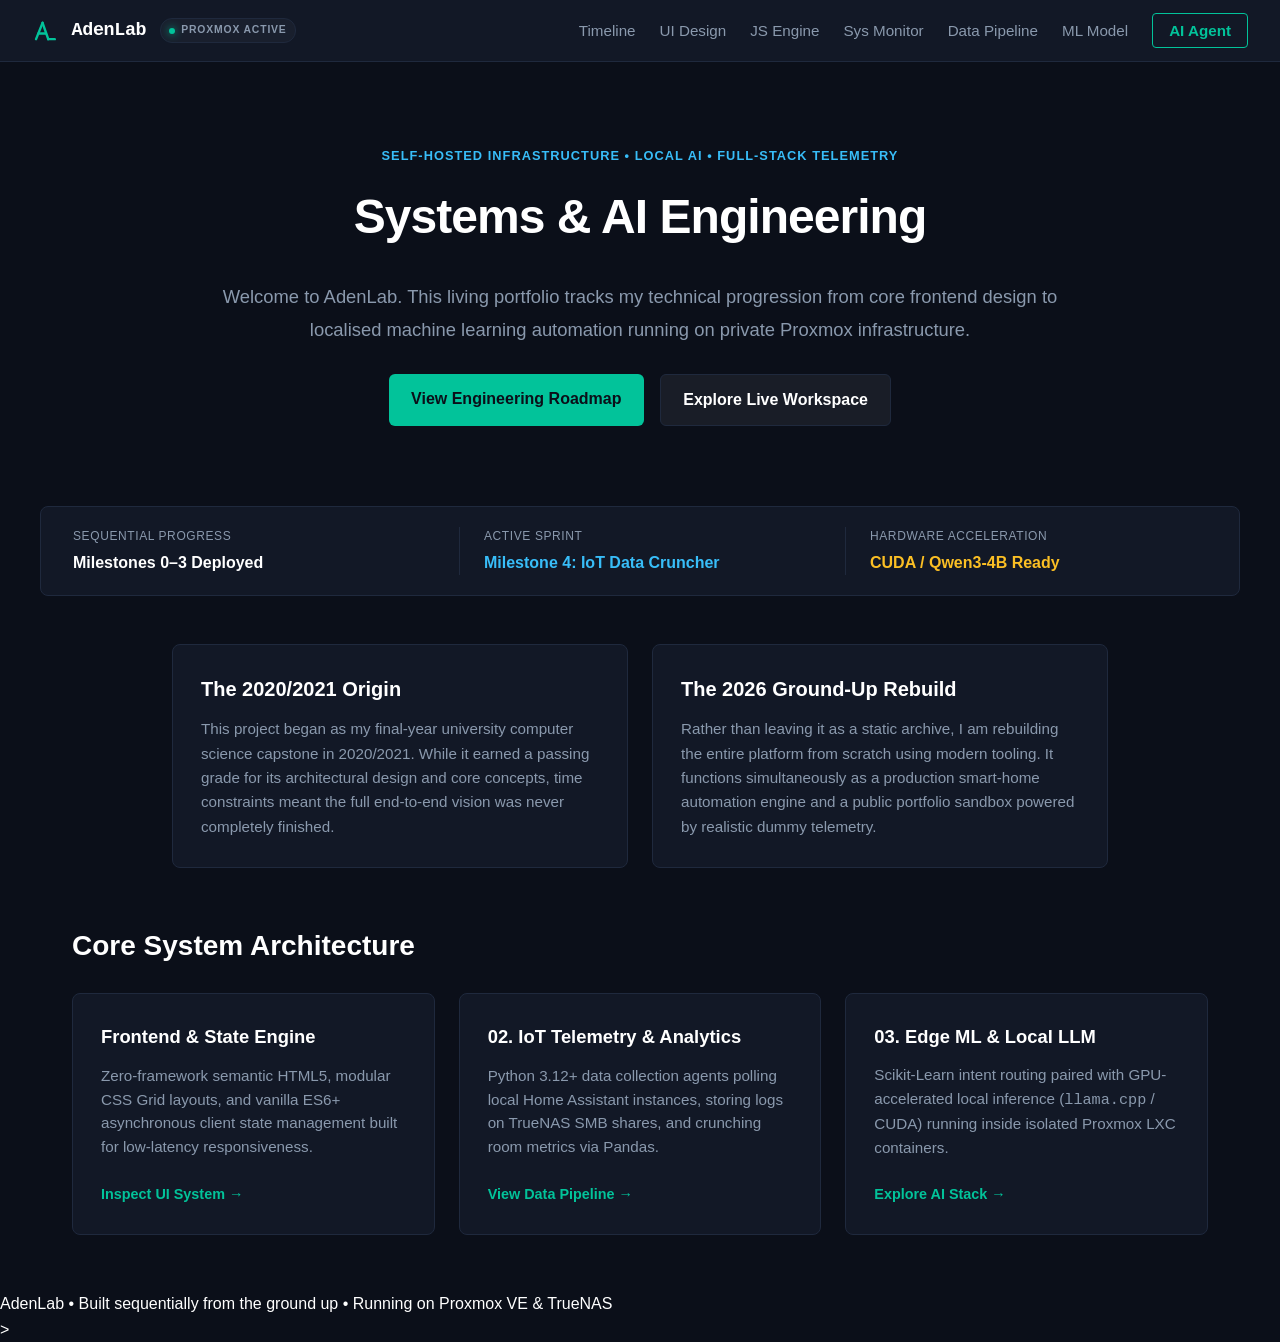
<file: index.html>
﻿<!DOCTYPE html>
<html lang="en">
<head>
    <meta charset="utf-8" />
    <meta name="viewport" content="width=device-width, initial-scale=1.0" />
    <title>AdenLab | Systems & AI Engineering</title>
    <link rel="stylesheet" href="styles.css" />
</head>
<body>
    <header>
        <nav>
            <a href="/" class="logo">
                <!-- SVG Monogram Logo -->
                <svg class="logo-icon" viewBox="0 0 32 32" xmlns="http://www.w3.org/2000/svg">
                    <!-- Left leg of the 'A' -->
                    <path d="M5 26 L13 6" stroke="var(--accent)" stroke-width="3" stroke-linecap="round" />
                    <!-- Shared center leg ('A' right leg / 'L' vertical stem) -->
                    <path d="M13 6 L20 26" stroke="var(--accent)" stroke-width="3" stroke-linecap="round" />
                    <!-- Crossbar of the 'A' -->
                    <path d="M8 19 L17 19" stroke="var(--accent)" stroke-width="3" stroke-linecap="round" />
                    <!-- Foot of the 'L' -->
                    <path d="M20 26 L28 26" stroke="var(--accent)" stroke-width="3" stroke-linecap="round" />
                </svg>

                <!-- Site Title -->
                <span class="logo-text">AdenLab</span>

                <!-- Status Pill -->
                <span id="system-status-pill" class="status-pill">
                    <span id="status-dot" class="pulse-dot"></span>
                    <span id="status-text">PROXMOX ACTIVE</span>
                </span>
            </a>
            <ul>
                <li><a href="/timeline">Timeline</a></li>
                <li><a href="/design-system">UI Design</a></li>
                <li><a href="/chat-engine">JS Engine</a></li>
                <li><a href="/system-manager">Sys Monitor</a></li>
                <li><a href="/data-analytics">Data Pipeline</a></li>
                <li><a href="/ml-classifier">ML Model</a></li>
                <li><a href="/assistant" class="btn-highlight">AI Agent</a></li>
            </ul>
        </nav>
    </header>

    <main>
        <!-- Hero Section -->
        <section class="hero">
            <span class="hero-tag">Self-Hosted Infrastructure &bull; Local AI &bull; Full-Stack Telemetry</span>
            <h1>Systems & AI Engineering</h1>
            <p>Welcome to AdenLab. This living portfolio tracks my technical progression from core frontend design to localised machine learning automation running on private Proxmox infrastructure.</p>
            <div class="hero-actions">
                <a href="/timeline" class="btn-primary">View Engineering Roadmap</a>
                <a href="/assistant" class="btn-secondary">Explore Live Workspace</a>
            </div>
        </section>

        <!-- Current Build Status Strip -->
        <section class="status-strip">
            <div class="status-item">
                <span class="status-label">Sequential Progress</span>
                <span class="status-value">Milestones 0–3 Deployed</span>
            </div>
            <div class="status-item">
                <span class="status-label">Active Sprint</span>
                <span class="status-value active-text">Milestone 4: IoT Data Cruncher</span>
            </div>
            <div class="status-item">
                <span class="status-label">Hardware Acceleration</span>
                <span class="status-value early-text">CUDA / Qwen3-4B Ready</span>
            </div>
        </section>

        <!-- Project Origin & Context -->
        <section class="project-context">
            <div class="context-card">
                <h2>The 2020/2021 Origin</h2>
                <p>This project began as my final-year university computer science capstone in 2020/2021. While it earned a passing grade for its architectural design and core concepts, time constraints meant the full end-to-end vision was never completely finished.</p>
            </div>
            <div class="context-card">
                <h2>The 2026 Ground-Up Rebuild</h2>
                <p>Rather than leaving it as a static archive, I am rebuilding the entire platform from scratch using modern tooling. It functions simultaneously as a production smart-home automation engine and a public portfolio sandbox powered by realistic dummy telemetry.</p>
            </div>
        </section>

        <!-- Core Engineering Pillars -->
        <section class="pillars-section">
            <h2>Core System Architecture</h2>
            <div class="pillars-grid">
                <div class="pillar-card">
                    <!-- Removed stray '1.' here -->
                    <h3>Frontend & State Engine</h3>
                    <p>Zero-framework semantic HTML5, modular CSS Grid layouts, and vanilla ES6+ asynchronous client state management built for low-latency responsiveness.</p>
                    <a href="/design-system" class="pillar-link">Inspect UI System &rarr;</a>
                </div>
                <div class="pillar-card">
                    <h3>02. IoT Telemetry & Analytics</h3>
                    <p>Python 3.12+ data collection agents polling local Home Assistant instances, storing logs on TrueNAS SMB shares, and crunching room metrics via Pandas.</p>
                    <a href="/data-analytics" class="pillar-link">View Data Pipeline &rarr;</a>
                </div>
                <div class="pillar-card">
                    <h3>03. Edge ML & Local LLM</h3>
                    <p>Scikit-Learn intent routing paired with GPU-accelerated local inference (<code>llama.cpp</code> / CUDA) running inside isolated Proxmox LXC containers.</p>
                    <a href="/ml-classifier" class="pillar-link">Explore AI Stack &rarr;</a>
                </div>
            </div>
        </section>

        <!-- ... rest of your main and footer ... -->
    </main>

    <footer>
        <p>AdenLab &bull; Built sequentially from the ground up &bull; Running on Proxmox VE &amp; TrueNAS</p>
    </footer>

    <!-- JavaScript must be inside script tags and before closing body -->
    <script>
                document.addEventListener("DOMContentLoaded", () => {
                    const statusPill = document.getElementById("system-status-pill");
                    const statusDot = document.getElementById("status-dot");
                    const statusText = document.getElementById("status-text");

                    const HEALTH_CHECK_URL = 'https://your-proxmox-ip-or-api/health';

                    async function checkSystemHealth() {
                        try {
                            const controller = new AbortController();
                            const timeoutId = setTimeout(() => controller.abort(), 3000);

                            const response = await fetch(HEALTH_CHECK_URL, {
                                method: 'GET',
                                mode: 'no-cors',
                                signal: controller.signal
                            });

                            clearTimeout(timeoutId);
                            setOnlineState();
                        } catch (error) {
                            setOfflineState("MAINTENANCE");
                        }
                    }

                    function setOnlineState() {
                        if (statusText) statusText.textContent = "PROXMOX ACTIVE";
                        if (statusPill) {
                            statusPill.style.borderColor = "var(--border-subtle)";
                            statusPill.style.color = "var(--text-secondary)";
                        }
                        if (statusDot) {
                            statusDot.style.backgroundColor = "var(--accent)";
                            statusDot.style.boxShadow = "0 0 8px var(--accent)";
                            statusDot.className = "pulse-dot";
                        }
                    }

                    function setOfflineState(reason = "OFFLINE") {
                        if (statusText) statusText.textContent = `PROXMOX ${reason}`;
                        if (statusPill) {
                            statusPill.style.borderColor = "rgba(239, 68, 68, 0.4)";
                            statusPill.style.color = "#ef4444";
                        }
                        if (statusDot) {
                            statusDot.style.backgroundColor = "#ef4444";
                            statusDot.style.boxShadow = "0 0 8px #ef4444";
                            statusDot.className = "pulse-dot offline-pulse";
                        }
                    }

                    // Uncomment when ready to poll real backend:
                    // checkSystemHealth();
                });
    </script>>
</body>
</html>
</file>
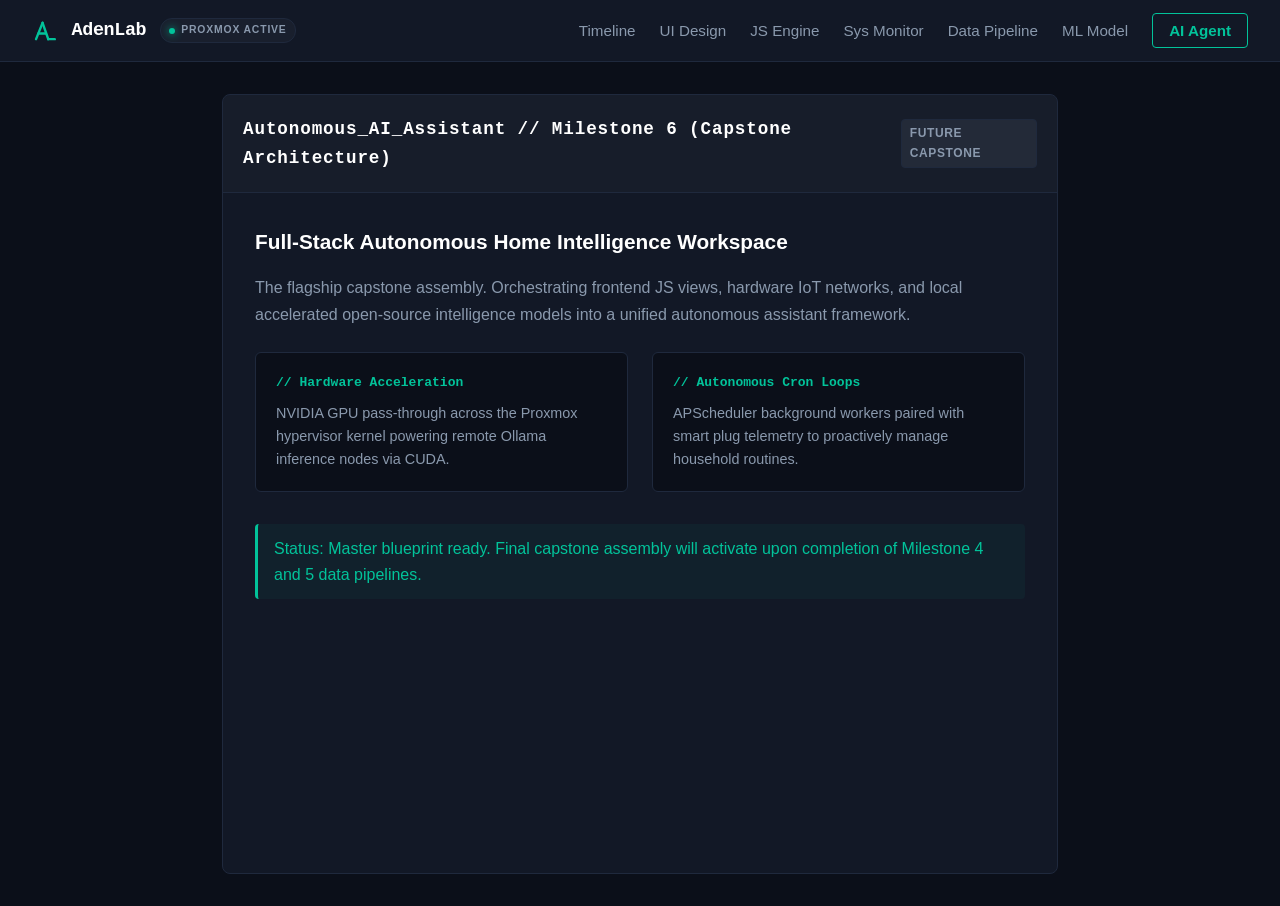
<file: assistant/index.html>
<!DOCTYPE html>
<html lang="en-GB">
<head>
    <meta charset="UTF-8">
    <meta name="viewport" content="width=device-width, initial-scale=1.0">
    <title>AdenLab | AI Agent Capstone</title>
    <link rel="stylesheet" href="../styles.css">
</head>
<body>
    <header>
        <nav>
            <a href="/" class="logo">
                <!-- SVG Monogram Logo -->
                <svg class="logo-icon" viewBox="0 0 32 32" xmlns="http://www.w3.org/2000/svg">
                    <!-- Left leg of the 'A' -->
                    <path d="M5 26 L13 6" stroke="var(--accent)" stroke-width="3" stroke-linecap="round" />
                    <!-- Shared center leg ('A' right leg / 'L' vertical stem) -->
                    <path d="M13 6 L20 26" stroke="var(--accent)" stroke-width="3" stroke-linecap="round" />
                    <!-- Crossbar of the 'A' -->
                    <path d="M8 19 L17 19" stroke="var(--accent)" stroke-width="3" stroke-linecap="round" />
                    <!-- Foot of the 'L' -->
                    <path d="M20 26 L28 26" stroke="var(--accent)" stroke-width="3" stroke-linecap="round" />
                </svg>

                <!-- Site Title -->
                <span class="logo-text">AdenLab</span>

                <!-- Status Pill -->
                <span id="system-status-pill" class="status-pill">
                    <span id="status-dot" class="pulse-dot"></span>
                    <span id="status-text">PROXMOX ACTIVE</span>
                </span>
            </a>
            <ul>
                <li><a href="/timeline">Timeline</a></li>
                <li><a href="/design-system">UI Design</a></li>
                <li><a href="/chat-engine">JS Engine</a></li>
                <li><a href="/system-manager">Sys Monitor</a></li>
                <li><a href="/data-analytics">Data Pipeline</a></li>
                <li><a href="/ml-classifier">ML Model</a></li>
                <li><a href="/assistant" class="btn-highlight active">AI Agent</a></li>
            </ul>
        </nav>
    </header>

    <main class="workspace-wrapper" style="grid-template-columns: 1fr; max-width: 900px;">
        <section class="panel" style="min-height: 600px;">
            <div class="panel-header">
                <h2>Autonomous_AI_Assistant // Milestone 6 (Capstone Architecture)</h2>
                <span class="badge badge-future">FUTURE CAPSTONE</span>
            </div>

            <div style="padding: 2rem;">
                <h3 style="color: var(--text-primary); margin-bottom: 1rem; font-size: 1.3rem;">Full-Stack Autonomous Home Intelligence Workspace</h3>
                <p style="color: var(--text-secondary); margin-bottom: 1.5rem; line-height: 1.7;">
                    The flagship capstone assembly. Orchestrating frontend JS views, hardware IoT networks, and local accelerated open-source intelligence models into a unified autonomous assistant framework.
                </p>

                <div style="display: grid; grid-template-columns: 1fr 1fr; gap: 1.5rem; margin-bottom: 2rem;">
                    <div style="background: var(--bg-primary); border: 1px solid var(--border-subtle); padding: 1.25rem; border-radius: 6px;">
                        <h4 style="color: var(--accent); margin-bottom: 0.5rem; font-family: monospace;">// Hardware Acceleration</h4>
                        <p style="color: var(--text-secondary); font-size: 0.9rem;">NVIDIA GPU pass-through across the Proxmox hypervisor kernel powering remote Ollama inference nodes via CUDA.</p>
                    </div>
                    <div style="background: var(--bg-primary); border: 1px solid var(--border-subtle); padding: 1.25rem; border-radius: 6px;">
                        <h4 style="color: var(--accent); margin-bottom: 0.5rem; font-family: monospace;">// Autonomous Cron Loops</h4>
                        <p style="color: var(--text-secondary); font-size: 0.9rem;">APScheduler background workers paired with smart plug telemetry to proactively manage household routines.</p>
                    </div>
                </div>

                <div class="system-message">
                    Status: Master blueprint ready. Final capstone assembly will activate upon completion of Milestone 4 and 5 data pipelines.
                </div>
            </div>
        </section>
    </main>

    <!-- JavaScript must be inside script tags and before closing body -->
    <script>
                document.addEventListener("DOMContentLoaded", () => {
                    const statusPill = document.getElementById("system-status-pill");
                    const statusDot = document.getElementById("status-dot");
                    const statusText = document.getElementById("status-text");

                    const HEALTH_CHECK_URL = 'https://your-proxmox-ip-or-api/health';

                    async function checkSystemHealth() {
                        try {
                            const controller = new AbortController();
                            const timeoutId = setTimeout(() => controller.abort(), 3000);

                            const response = await fetch(HEALTH_CHECK_URL, {
                                method: 'GET',
                                mode: 'no-cors',
                                signal: controller.signal
                            });

                            clearTimeout(timeoutId);
                            setOnlineState();
                        } catch (error) {
                            setOfflineState("MAINTENANCE");
                        }
                    }

                    function setOnlineState() {
                        if (statusText) statusText.textContent = "PROXMOX ACTIVE";
                        if (statusPill) {
                            statusPill.style.borderColor = "var(--border-subtle)";
                            statusPill.style.color = "var(--text-secondary)";
                        }
                        if (statusDot) {
                            statusDot.style.backgroundColor = "var(--accent)";
                            statusDot.style.boxShadow = "0 0 8px var(--accent)";
                            statusDot.className = "pulse-dot";
                        }
                    }

                    function setOfflineState(reason = "OFFLINE") {
                        if (statusText) statusText.textContent = `PROXMOX ${reason}`;
                        if (statusPill) {
                            statusPill.style.borderColor = "rgba(239, 68, 68, 0.4)";
                            statusPill.style.color = "#ef4444";
                        }
                        if (statusDot) {
                            statusDot.style.backgroundColor = "#ef4444";
                            statusDot.style.boxShadow = "0 0 8px #ef4444";
                            statusDot.className = "pulse-dot offline-pulse";
                        }
                    }

                    // Uncomment when ready to poll real backend:
                    // checkSystemHealth();
                });
    </script>
</body>
</html>
</file>
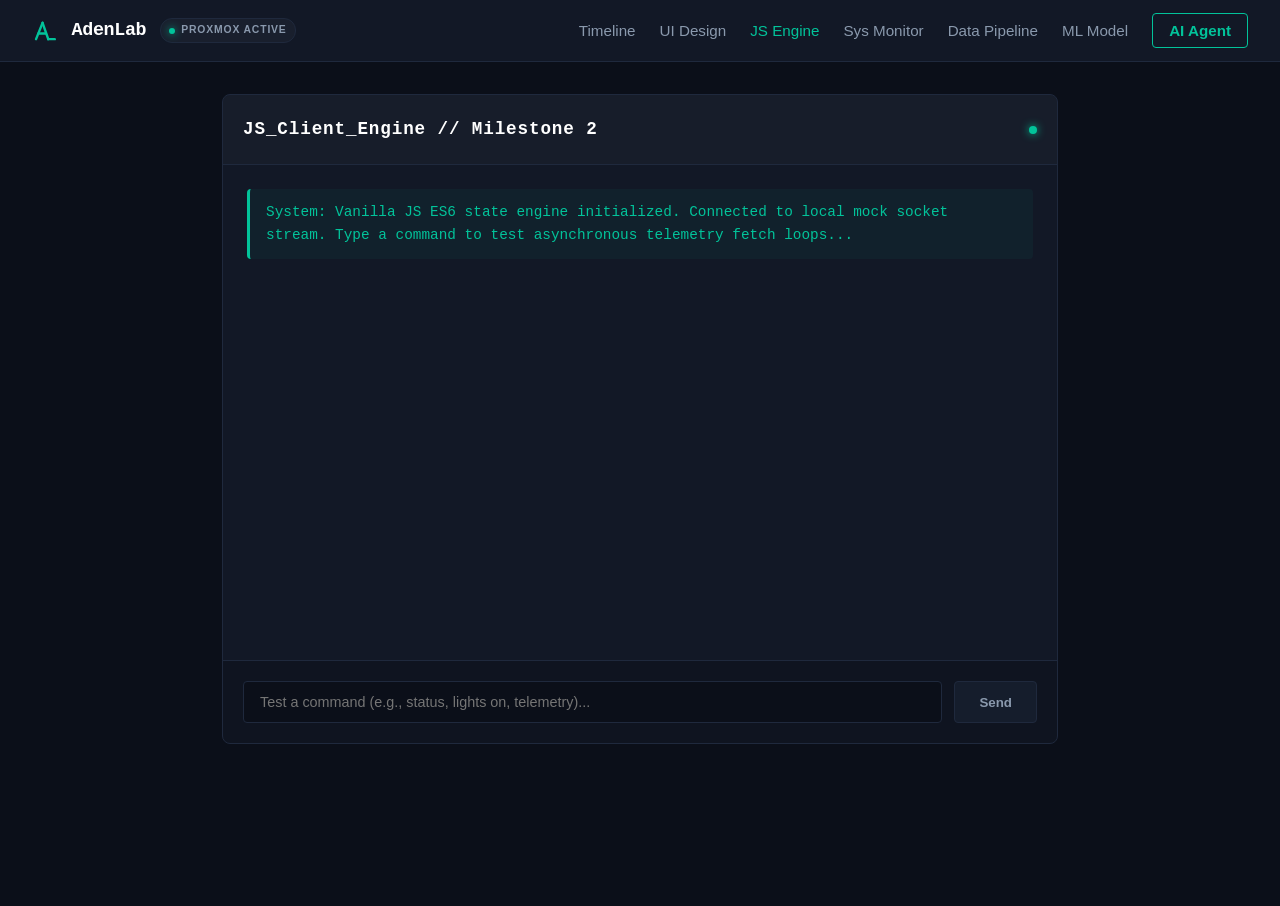
<file: chat-engine/index.html>
<!DOCTYPE html>
<html lang="en">
<head>
    <meta charset="utf-8" />
    <meta name="viewport" content="width=device-width, initial-scale=1.0" />
    <title>AdenLab | JS Chat Engine</title>
    <link rel="stylesheet" href="../styles.css" />
</head>
<body>
    <header>
        <nav>
            <a href="/" class="logo">
                <!-- SVG Monogram Logo -->
                <svg class="logo-icon" viewBox="0 0 32 32" xmlns="http://www.w3.org/2000/svg">
                    <!-- Left leg of the 'A' -->
                    <path d="M5 26 L13 6" stroke="var(--accent)" stroke-width="3" stroke-linecap="round" />
                    <!-- Shared center leg ('A' right leg / 'L' vertical stem) -->
                    <path d="M13 6 L20 26" stroke="var(--accent)" stroke-width="3" stroke-linecap="round" />
                    <!-- Crossbar of the 'A' -->
                    <path d="M8 19 L17 19" stroke="var(--accent)" stroke-width="3" stroke-linecap="round" />
                    <!-- Foot of the 'L' -->
                    <path d="M20 26 L28 26" stroke="var(--accent)" stroke-width="3" stroke-linecap="round" />
                </svg>

                <!-- Site Title -->
                <span class="logo-text">AdenLab</span>

                <!-- Status Pill -->
                <span id="system-status-pill" class="status-pill">
                    <span id="status-dot" class="pulse-dot"></span>
                    <span id="status-text">PROXMOX ACTIVE</span>
                </span>
            </a>
            <ul>
                <li><a href="/timeline">Timeline</a></li>
                <li><a href="/design-system">UI Design</a></li>
                <li><a href="/chat-engine" class="active">JS Engine</a></li>
                <li><a href="/system-manager">Sys Monitor</a></li>
                <li><a href="/data-analytics">Data Pipeline</a></li>
                <li><a href="/ml-classifier">ML Model</a></li>
                <li><a href="/assistant" class="btn-highlight">AI Agent</a></li>
            </ul>
        </nav>
    </header>

    <main class="workspace-wrapper" style="grid-template-columns: 1fr; max-width: 900px;">
        <!-- Single-Column Active Chat Engine Panel -->
        <section class="panel chat-panel" style="height: 650px;">
            <div class="panel-header">
                <h2>JS_Client_Engine // Milestone 2</h2>
                <span class="status-indicator-dot online"></span>
            </div>

            <div class="chat-log-container" id="chatLog">
                <div class="system-message">System: Vanilla JS ES6 state engine initialized. Connected to local mock socket stream. Type a command to test asynchronous telemetry fetch loops...</div>
            </div>

            <form class="chat-input-bar" id="chatForm">
                <input type="text" id="userInput" placeholder="Test a command (e.g., status, lights on, telemetry)..." autocomplete="off">
                <button type="submit" id="sendBtn" style="cursor: pointer;">Send</button>
            </form>
        </section>
    </main>

    <!-- Milestone 2 Vanilla JS State Engine Script -->
    <script>
                        const chatForm = document.getElementById('chatForm');
                        const userInput = document.getElementById('userInput');
                        const chatLog = document.getElementById('chatLog');

                        chatForm.addEventListener('submit', async (e) => {
                            e.preventDefault();
                            const text = userInput.value.trim();
                            if (!text) return;

                            // 1. Append user message bubble
                            const userMsg = document.createElement('div');
                            userMsg.style.cssText = "margin: 0.75rem 0; text-align: right; color: var(--text-primary); font-family: monospace;";
                            userMsg.innerHTML = `<span style="background: rgba(255,255,255,0.05); padding: 0.5rem 1rem; border-radius: 4px; display: inline-block;">&gt; ${escapeHtml(text)}</span>`;
                            chatLog.appendChild(userMsg);

                            userInput.value = '';
                            chatLog.scrollTop = chatLog.scrollHeight;

                            // 2. Simulate async fetch network latency & response
                            const typingMsg = document.createElement('div');
                            typingMsg.style.cssText = "margin: 0.75rem 0; color: var(--text-secondary); font-family: monospace; font-style: italic;";
                            typingMsg.textContent = "System: Processing asynchronous packet loop...";
                            chatLog.appendChild(typingMsg);
                            chatLog.scrollTop = chatLog.scrollHeight;

                            setTimeout(() => {
                                typingMsg.remove();
                                const systemReply = document.createElement('div');
                                systemReply.style.cssText = "margin: 0.75rem 0; color: var(--accent); font-family: monospace; background: rgba(2, 195, 154, 0.05); padding: 0.75rem 1rem; border-radius: 4px; border-left: 3px solid var(--accent);";
                                systemReply.innerHTML = `<strong>Response:</strong> Executed intent match for &quot;${escapeHtml(text)}&quot;. Status code 200 OK (Local Mock Stream).`;
                                chatLog.appendChild(systemReply);
                                chatLog.scrollTop = chatLog.scrollHeight;
                            }, 800);
                        });

                        function escapeHtml(str) {
                            return str.replace(/&/g, "&amp;").replace(/</g, "&lt;").replace(/>/g, "&gt;");
                        }
    </script>

    <!-- JavaScript must be inside script tags and before closing body -->
    <script>
                document.addEventListener("DOMContentLoaded", () => {
                    const statusPill = document.getElementById("system-status-pill");
                    const statusDot = document.getElementById("status-dot");
                    const statusText = document.getElementById("status-text");

                    const HEALTH_CHECK_URL = 'https://your-proxmox-ip-or-api/health';

                    async function checkSystemHealth() {
                        try {
                            const controller = new AbortController();
                            const timeoutId = setTimeout(() => controller.abort(), 3000);

                            const response = await fetch(HEALTH_CHECK_URL, {
                                method: 'GET',
                                mode: 'no-cors',
                                signal: controller.signal
                            });

                            clearTimeout(timeoutId);
                            setOnlineState();
                        } catch (error) {
                            setOfflineState("MAINTENANCE");
                        }
                    }

                    function setOnlineState() {
                        if (statusText) statusText.textContent = "PROXMOX ACTIVE";
                        if (statusPill) {
                            statusPill.style.borderColor = "var(--border-subtle)";
                            statusPill.style.color = "var(--text-secondary)";
                        }
                        if (statusDot) {
                            statusDot.style.backgroundColor = "var(--accent)";
                            statusDot.style.boxShadow = "0 0 8px var(--accent)";
                            statusDot.className = "pulse-dot";
                        }
                    }

                    function setOfflineState(reason = "OFFLINE") {
                        if (statusText) statusText.textContent = `PROXMOX ${reason}`;
                        if (statusPill) {
                            statusPill.style.borderColor = "rgba(239, 68, 68, 0.4)";
                            statusPill.style.color = "#ef4444";
                        }
                        if (statusDot) {
                            statusDot.style.backgroundColor = "#ef4444";
                            statusDot.style.boxShadow = "0 0 8px #ef4444";
                            statusDot.className = "pulse-dot offline-pulse";
                        }
                    }

                    // Uncomment when ready to poll real backend:
                    // checkSystemHealth();
                });
    </script>
</body>
</html>
</file>
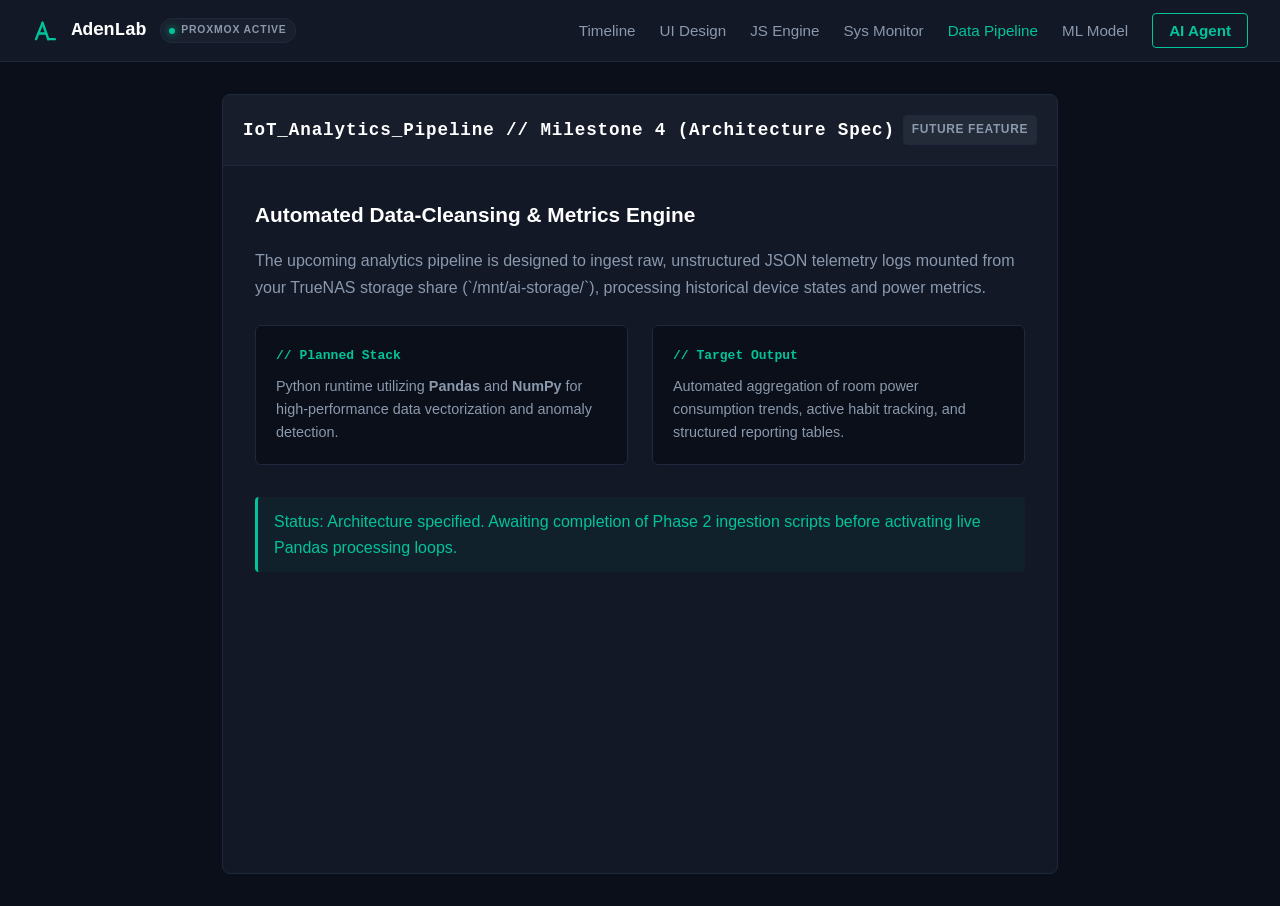
<file: data-analytics/index.html>
<!DOCTYPE html>
<html lang="en-GB">
<head>
    <meta charset="UTF-8">
    <meta name="viewport" content="width=device-width, initial-scale=1.0">
    <title>AdenLab | Data Pipeline</title>
    <link rel="stylesheet" href="../styles.css">
</head>
<body>
    <header>
        <nav>
            <a href="/" class="logo">
                <!-- SVG Monogram Logo -->
                <svg class="logo-icon" viewBox="0 0 32 32" xmlns="http://www.w3.org/2000/svg">
                    <!-- Left leg of the 'A' -->
                    <path d="M5 26 L13 6" stroke="var(--accent)" stroke-width="3" stroke-linecap="round" />
                    <!-- Shared center leg ('A' right leg / 'L' vertical stem) -->
                    <path d="M13 6 L20 26" stroke="var(--accent)" stroke-width="3" stroke-linecap="round" />
                    <!-- Crossbar of the 'A' -->
                    <path d="M8 19 L17 19" stroke="var(--accent)" stroke-width="3" stroke-linecap="round" />
                    <!-- Foot of the 'L' -->
                    <path d="M20 26 L28 26" stroke="var(--accent)" stroke-width="3" stroke-linecap="round" />
                </svg>

                <!-- Site Title -->
                <span class="logo-text">AdenLab</span>

                <!-- Status Pill -->
                <span id="system-status-pill" class="status-pill">
                    <span id="status-dot" class="pulse-dot"></span>
                    <span id="status-text">PROXMOX ACTIVE</span>
                </span>
            </a>
            <ul>
                <li><a href="/timeline">Timeline</a></li>
                <li><a href="/design-system">UI Design</a></li>
                <li><a href="/chat-engine">JS Engine</a></li>
                <li><a href="/system-manager">Sys Monitor</a></li>
                <li><a href="/data-analytics" class="active">Data Pipeline</a></li>
                <li><a href="/ml-classifier">ML Model</a></li>
                <li><a href="/assistant" class="btn-highlight">AI Agent</a></li>
            </ul>
        </nav>
    </header>

    <main class="workspace-wrapper" style="grid-template-columns: 1fr; max-width: 900px;">
        <section class="panel" style="min-height: 600px;">
            <div class="panel-header">
                <h2>IoT_Analytics_Pipeline // Milestone 4 (Architecture Spec)</h2>
                <span class="badge badge-future">FUTURE FEATURE</span>
            </div>

            <div style="padding: 2rem;">
                <h3 style="color: var(--text-primary); margin-bottom: 1rem; font-size: 1.3rem;">Automated Data-Cleansing & Metrics Engine</h3>
                <p style="color: var(--text-secondary); margin-bottom: 1.5rem; line-height: 1.7;">
                    The upcoming analytics pipeline is designed to ingest raw, unstructured JSON telemetry logs mounted from your TrueNAS storage share (`/mnt/ai-storage/`), processing historical device states and power metrics.
                </p>

                <div style="display: grid; grid-template-columns: 1fr 1fr; gap: 1.5rem; margin-bottom: 2rem;">
                    <div style="background: var(--bg-primary); border: 1px solid var(--border-subtle); padding: 1.25rem; border-radius: 6px;">
                        <h4 style="color: var(--accent); margin-bottom: 0.5rem; font-family: monospace;">// Planned Stack</h4>
                        <p style="color: var(--text-secondary); font-size: 0.9rem;">Python runtime utilizing <strong>Pandas</strong> and <strong>NumPy</strong> for high-performance data vectorization and anomaly detection.</p>
                    </div>
                    <div style="background: var(--bg-primary); border: 1px solid var(--border-subtle); padding: 1.25rem; border-radius: 6px;">
                        <h4 style="color: var(--accent); margin-bottom: 0.5rem; font-family: monospace;">// Target Output</h4>
                        <p style="color: var(--text-secondary); font-size: 0.9rem;">Automated aggregation of room power consumption trends, active habit tracking, and structured reporting tables.</p>
                    </div>
                </div>

                <div class="system-message">
                    Status: Architecture specified. Awaiting completion of Phase 2 ingestion scripts before activating live Pandas processing loops.
                </div>
            </div>
        </section>
    </main>

    <!-- JavaScript must be inside script tags and before closing body -->
    <script>
                document.addEventListener("DOMContentLoaded", () => {
                    const statusPill = document.getElementById("system-status-pill");
                    const statusDot = document.getElementById("status-dot");
                    const statusText = document.getElementById("status-text");

                    const HEALTH_CHECK_URL = 'https://your-proxmox-ip-or-api/health';

                    async function checkSystemHealth() {
                        try {
                            const controller = new AbortController();
                            const timeoutId = setTimeout(() => controller.abort(), 3000);

                            const response = await fetch(HEALTH_CHECK_URL, {
                                method: 'GET',
                                mode: 'no-cors',
                                signal: controller.signal
                            });

                            clearTimeout(timeoutId);
                            setOnlineState();
                        } catch (error) {
                            setOfflineState("MAINTENANCE");
                        }
                    }

                    function setOnlineState() {
                        if (statusText) statusText.textContent = "PROXMOX ACTIVE";
                        if (statusPill) {
                            statusPill.style.borderColor = "var(--border-subtle)";
                            statusPill.style.color = "var(--text-secondary)";
                        }
                        if (statusDot) {
                            statusDot.style.backgroundColor = "var(--accent)";
                            statusDot.style.boxShadow = "0 0 8px var(--accent)";
                            statusDot.className = "pulse-dot";
                        }
                    }

                    function setOfflineState(reason = "OFFLINE") {
                        if (statusText) statusText.textContent = `PROXMOX ${reason}`;
                        if (statusPill) {
                            statusPill.style.borderColor = "rgba(239, 68, 68, 0.4)";
                            statusPill.style.color = "#ef4444";
                        }
                        if (statusDot) {
                            statusDot.style.backgroundColor = "#ef4444";
                            statusDot.style.boxShadow = "0 0 8px #ef4444";
                            statusDot.className = "pulse-dot offline-pulse";
                        }
                    }

                    // Uncomment when ready to poll real backend:
                    // checkSystemHealth();
                });
    </script>
</body>
</html>
</file>
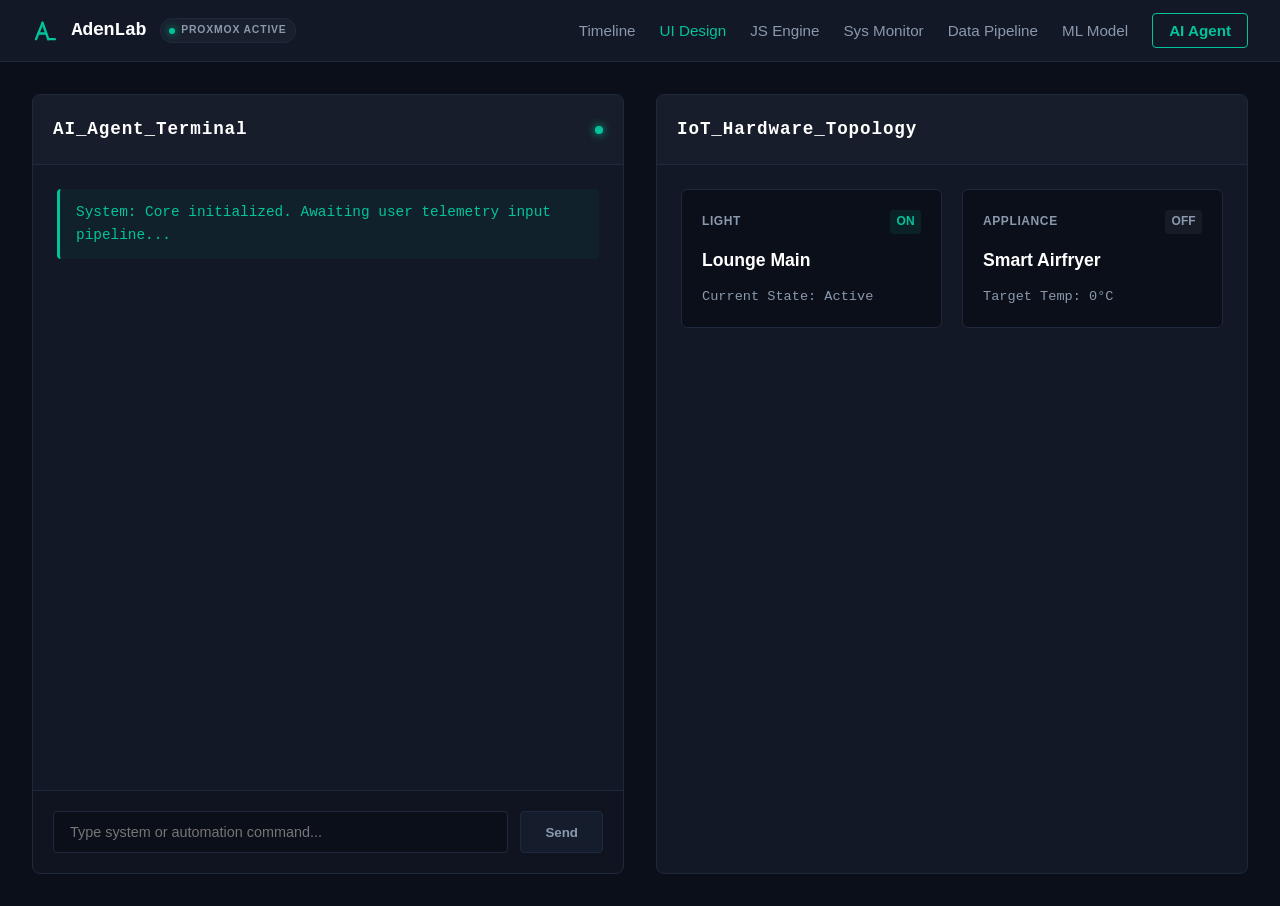
<file: design-system/index.html>
<!DOCTYPE html>
<html lang="en-GB">
<head>
    <meta charset="UTF-8">
    <meta name="viewport" content="width=device-width, initial-scale=1.0">
    <title>AdenLab | AI Workspace Design</title>
    <link rel="stylesheet" href="/styles.css">
</head>
<body>

    <header>
        <nav>
            <a href="/" class="logo">
                <!-- SVG Monogram Logo -->
                <svg class="logo-icon" viewBox="0 0 32 32" xmlns="http://www.w3.org/2000/svg">
                    <!-- Left leg of the 'A' -->
                    <path d="M5 26 L13 6" stroke="var(--accent)" stroke-width="3" stroke-linecap="round" />
                    <!-- Shared center leg ('A' right leg / 'L' vertical stem) -->
                    <path d="M13 6 L20 26" stroke="var(--accent)" stroke-width="3" stroke-linecap="round" />
                    <!-- Crossbar of the 'A' -->
                    <path d="M8 19 L17 19" stroke="var(--accent)" stroke-width="3" stroke-linecap="round" />
                    <!-- Foot of the 'L' -->
                    <path d="M20 26 L28 26" stroke="var(--accent)" stroke-width="3" stroke-linecap="round" />
                </svg>

                <!-- Site Title -->
                <span class="logo-text">AdenLab</span>

                <!-- Status Pill -->
                <span id="system-status-pill" class="status-pill">
                    <span id="status-dot" class="pulse-dot"></span>
                    <span id="status-text">PROXMOX ACTIVE</span>
                </span>
            </a>
            <ul>
                <li><a href="/timeline">Timeline</a></li>
                <li><a href="/design-system" class="active">UI Design</a></li>
                <li><a href="/chat-engine">JS Engine</a></li>
                <li><a href="/system-manager">Sys Monitor</a></li>
                <li><a href="/data-analytics">Data Pipeline</a></li>
                <li><a href="/ml-classifier">ML Model</a></li>
                <li><a href="/assistant" class="btn-highlight">AI Agent</a></li>
            </ul>
        </nav>
    </header>

    <main class="workspace-wrapper">
        <!-- Left Panel: The Interactive Chat Interface Viewport -->
        <section class="panel chat-panel">
            <div class="panel-header">
                <h2>AI_Agent_Terminal</h2>
                <span class="status-indicator-dot online"></span>
            </div>
            <div class="chat-log-container">
                <div class="system-message">System: Core initialized. Awaiting user telemetry input pipeline...</div>
            </div>
            <div class="chat-input-bar">
                <input type="text" placeholder="Type system or automation command..." disabled>
                <button disabled>Send</button>
            </div>
        </section>

        <!-- Right Panel: Home Network Topology & IoT Hardware Cards -->
        <section class="panel iot-panel">
            <div class="panel-header">
                <h2>IoT_Hardware_Topology</h2>
            </div>
            <div class="iot-grid-container">
                <!-- Device Card 1: Lounge Lights -->
                <div class="iot-card">
                    <div class="card-meta">
                        <span class="device-type">Light</span>
                        <span class="device-status status-on">ON</span>
                    </div>
                    <h3>Lounge Main</h3>
                    <p class="telemetry">Current State: Active</p>
                </div>

                <!-- Device Card 2: Smart Airfryer -->
                <div class="iot-card">
                    <div class="card-meta">
                        <span class="device-type">Appliance</span>
                        <span class="device-status status-off">OFF</span>
                    </div>
                    <h3>Smart Airfryer</h3>
                    <p class="telemetry">Target Temp: 0°C</p>
                </div>
            </div>
        </section>
    </main>


    <!-- JavaScript must be inside script tags and before closing body -->
    <script>
                document.addEventListener("DOMContentLoaded", () => {
                    const statusPill = document.getElementById("system-status-pill");
                    const statusDot = document.getElementById("status-dot");
                    const statusText = document.getElementById("status-text");

                    const HEALTH_CHECK_URL = 'https://your-proxmox-ip-or-api/health';

                    async function checkSystemHealth() {
                        try {
                            const controller = new AbortController();
                            const timeoutId = setTimeout(() => controller.abort(), 3000);

                            const response = await fetch(HEALTH_CHECK_URL, {
                                method: 'GET',
                                mode: 'no-cors',
                                signal: controller.signal
                            });

                            clearTimeout(timeoutId);
                            setOnlineState();
                        } catch (error) {
                            setOfflineState("MAINTENANCE");
                        }
                    }

                    function setOnlineState() {
                        if (statusText) statusText.textContent = "PROXMOX ACTIVE";
                        if (statusPill) {
                            statusPill.style.borderColor = "var(--border-subtle)";
                            statusPill.style.color = "var(--text-secondary)";
                        }
                        if (statusDot) {
                            statusDot.style.backgroundColor = "var(--accent)";
                            statusDot.style.boxShadow = "0 0 8px var(--accent)";
                            statusDot.className = "pulse-dot";
                        }
                    }

                    function setOfflineState(reason = "OFFLINE") {
                        if (statusText) statusText.textContent = `PROXMOX ${reason}`;
                        if (statusPill) {
                            statusPill.style.borderColor = "rgba(239, 68, 68, 0.4)";
                            statusPill.style.color = "#ef4444";
                        }
                        if (statusDot) {
                            statusDot.style.backgroundColor = "#ef4444";
                            statusDot.style.boxShadow = "0 0 8px #ef4444";
                            statusDot.className = "pulse-dot offline-pulse";
                        }
                    }

                    // Uncomment when ready to poll real backend:
                    // checkSystemHealth();
                });
    </script>
</body>
</html>
</file>
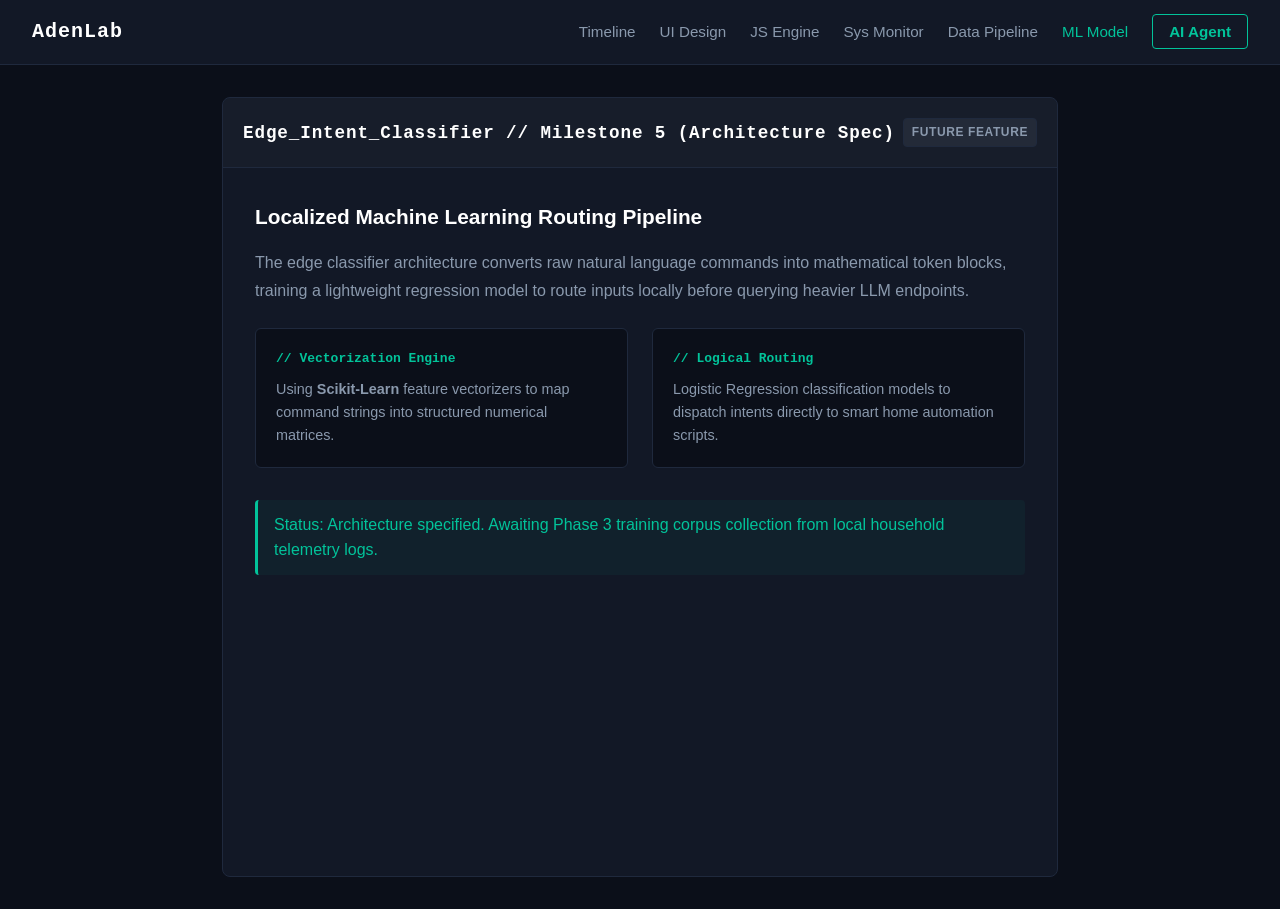
<file: ml-classification/index.html>
<!DOCTYPE html>
<html lang="en-GB">
<head>
    <meta charset="UTF-8">
    <meta name="viewport" content="width=device-width, initial-scale=1.0">
    <title>AdenLab | ML Classifier</title>
    <link rel="stylesheet" href="../styles.css">
</head>
<body>
    <header>
        <nav>
            <a href="/" class="logo">AdenLab</a>
            <ul>
                <li><a href="/timeline">Timeline</a></li>
                <li><a href="/design-system">UI Design</a></li>
                <li><a href="/chat-engine">JS Engine</a></li>
                <li><a href="/system-manager">Sys Monitor</a></li>
                <li><a href="/data-analytics">Data Pipeline</a></li>
                <li><a href="/ml-classifier" class="active">ML Model</a></li>
                <li><a href="/assistant" class="btn-highlight">AI Agent</a></li>
            </ul>
        </nav>
    </header>

    <main class="workspace-wrapper" style="grid-template-columns: 1fr; max-width: 900px;">
        <section class="panel" style="min-height: 600px;">
            <div class="panel-header">
                <h2>Edge_Intent_Classifier // Milestone 5 (Architecture Spec)</h2>
                <span class="badge badge-future">FUTURE FEATURE</span>
            </div>

            <div style="padding: 2rem;">
                <h3 style="color: var(--text-primary); margin-bottom: 1rem; font-size: 1.3rem;">Localized Machine Learning Routing Pipeline</h3>
                <p style="color: var(--text-secondary); margin-bottom: 1.5rem; line-height: 1.7;">
                    The edge classifier architecture converts raw natural language commands into mathematical token blocks, training a lightweight regression model to route inputs locally before querying heavier LLM endpoints.
                </p>

                <div style="display: grid; grid-template-columns: 1fr 1fr; gap: 1.5rem; margin-bottom: 2rem;">
                    <div style="background: var(--bg-primary); border: 1px solid var(--border-subtle); padding: 1.25rem; border-radius: 6px;">
                        <h4 style="color: var(--accent); margin-bottom: 0.5rem; font-family: monospace;">// Vectorization Engine</h4>
                        <p style="color: var(--text-secondary); font-size: 0.9rem;">Using <strong>Scikit-Learn</strong> feature vectorizers to map command strings into structured numerical matrices.</p>
                    </div>
                    <div style="background: var(--bg-primary); border: 1px solid var(--border-subtle); padding: 1.25rem; border-radius: 6px;">
                        <h4 style="color: var(--accent); margin-bottom: 0.5rem; font-family: monospace;">// Logical Routing</h4>
                        <p style="color: var(--text-secondary); font-size: 0.9rem;">Logistic Regression classification models to dispatch intents directly to smart home automation scripts.</p>
                    </div>
                </div>

                <div class="system-message">
                    Status: Architecture specified. Awaiting Phase 3 training corpus collection from local household telemetry logs.
                </div>
            </div>
        </section>
    </main>
</body>
</html>
</file>
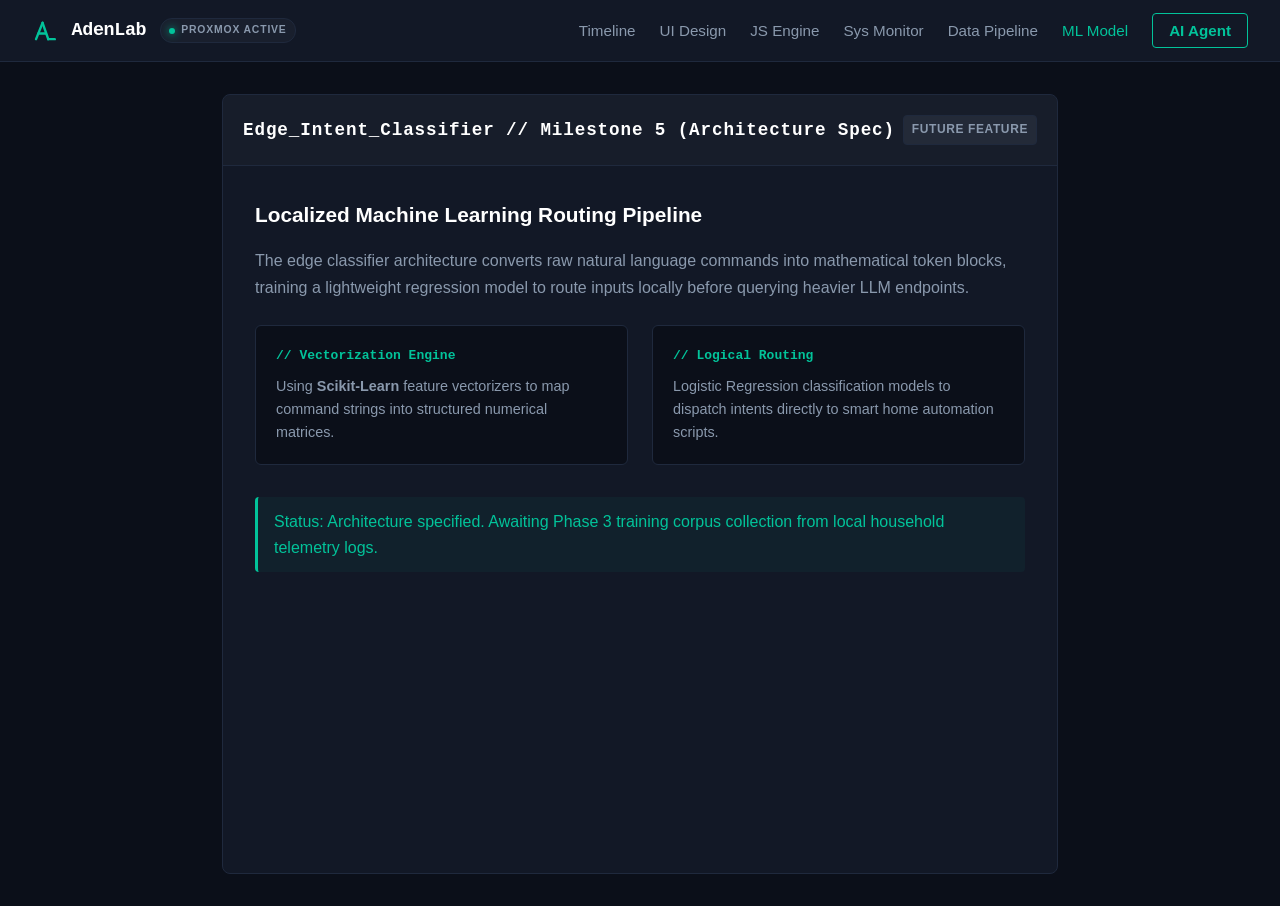
<file: ml-classifier/index.html>
<!DOCTYPE html>
<html lang="en-GB">
<head>
    <meta charset="UTF-8">
    <meta name="viewport" content="width=device-width, initial-scale=1.0">
    <title>AdenLab | ML Classifier</title>
    <link rel="stylesheet" href="../styles.css">
</head>
<body>
    <header>
        <nav>
            <a href="/" class="logo">
                <!-- SVG Monogram Logo -->
                <svg class="logo-icon" viewBox="0 0 32 32" xmlns="http://www.w3.org/2000/svg">
                    <!-- Left leg of the 'A' -->
                    <path d="M5 26 L13 6" stroke="var(--accent)" stroke-width="3" stroke-linecap="round" />
                    <!-- Shared center leg ('A' right leg / 'L' vertical stem) -->
                    <path d="M13 6 L20 26" stroke="var(--accent)" stroke-width="3" stroke-linecap="round" />
                    <!-- Crossbar of the 'A' -->
                    <path d="M8 19 L17 19" stroke="var(--accent)" stroke-width="3" stroke-linecap="round" />
                    <!-- Foot of the 'L' -->
                    <path d="M20 26 L28 26" stroke="var(--accent)" stroke-width="3" stroke-linecap="round" />
                </svg>

                <!-- Site Title -->
                <span class="logo-text">AdenLab</span>

                <!-- Status Pill -->
                <span id="system-status-pill" class="status-pill">
                    <span id="status-dot" class="pulse-dot"></span>
                    <span id="status-text">PROXMOX ACTIVE</span>
                </span>
            </a>
            <ul>
                <li><a href="/timeline">Timeline</a></li>
                <li><a href="/design-system">UI Design</a></li>
                <li><a href="/chat-engine">JS Engine</a></li>
                <li><a href="/system-manager">Sys Monitor</a></li>
                <li><a href="/data-analytics">Data Pipeline</a></li>
                <li><a href="/ml-classifier" class="active">ML Model</a></li>
                <li><a href="/assistant" class="btn-highlight">AI Agent</a></li>
            </ul>
        </nav>
    </header>

    <main class="workspace-wrapper" style="grid-template-columns: 1fr; max-width: 900px;">
        <section class="panel" style="min-height: 600px;">
            <div class="panel-header">
                <h2>Edge_Intent_Classifier // Milestone 5 (Architecture Spec)</h2>
                <span class="badge badge-future">FUTURE FEATURE</span>
            </div>

            <div style="padding: 2rem;">
                <h3 style="color: var(--text-primary); margin-bottom: 1rem; font-size: 1.3rem;">Localized Machine Learning Routing Pipeline</h3>
                <p style="color: var(--text-secondary); margin-bottom: 1.5rem; line-height: 1.7;">
                    The edge classifier architecture converts raw natural language commands into mathematical token blocks, training a lightweight regression model to route inputs locally before querying heavier LLM endpoints.
                </p>

                <div style="display: grid; grid-template-columns: 1fr 1fr; gap: 1.5rem; margin-bottom: 2rem;">
                    <div style="background: var(--bg-primary); border: 1px solid var(--border-subtle); padding: 1.25rem; border-radius: 6px;">
                        <h4 style="color: var(--accent); margin-bottom: 0.5rem; font-family: monospace;">// Vectorization Engine</h4>
                        <p style="color: var(--text-secondary); font-size: 0.9rem;">Using <strong>Scikit-Learn</strong> feature vectorizers to map command strings into structured numerical matrices.</p>
                    </div>
                    <div style="background: var(--bg-primary); border: 1px solid var(--border-subtle); padding: 1.25rem; border-radius: 6px;">
                        <h4 style="color: var(--accent); margin-bottom: 0.5rem; font-family: monospace;">// Logical Routing</h4>
                        <p style="color: var(--text-secondary); font-size: 0.9rem;">Logistic Regression classification models to dispatch intents directly to smart home automation scripts.</p>
                    </div>
                </div>

                <div class="system-message">
                    Status: Architecture specified. Awaiting Phase 3 training corpus collection from local household telemetry logs.
                </div>
            </div>
        </section>
    </main>

    <!-- JavaScript must be inside script tags and before closing body -->
    <script>
                document.addEventListener("DOMContentLoaded", () => {
                    const statusPill = document.getElementById("system-status-pill");
                    const statusDot = document.getElementById("status-dot");
                    const statusText = document.getElementById("status-text");

                    const HEALTH_CHECK_URL = 'https://your-proxmox-ip-or-api/health';

                    async function checkSystemHealth() {
                        try {
                            const controller = new AbortController();
                            const timeoutId = setTimeout(() => controller.abort(), 3000);

                            const response = await fetch(HEALTH_CHECK_URL, {
                                method: 'GET',
                                mode: 'no-cors',
                                signal: controller.signal
                            });

                            clearTimeout(timeoutId);
                            setOnlineState();
                        } catch (error) {
                            setOfflineState("MAINTENANCE");
                        }
                    }

                    function setOnlineState() {
                        if (statusText) statusText.textContent = "PROXMOX ACTIVE";
                        if (statusPill) {
                            statusPill.style.borderColor = "var(--border-subtle)";
                            statusPill.style.color = "var(--text-secondary)";
                        }
                        if (statusDot) {
                            statusDot.style.backgroundColor = "var(--accent)";
                            statusDot.style.boxShadow = "0 0 8px var(--accent)";
                            statusDot.className = "pulse-dot";
                        }
                    }

                    function setOfflineState(reason = "OFFLINE") {
                        if (statusText) statusText.textContent = `PROXMOX ${reason}`;
                        if (statusPill) {
                            statusPill.style.borderColor = "rgba(239, 68, 68, 0.4)";
                            statusPill.style.color = "#ef4444";
                        }
                        if (statusDot) {
                            statusDot.style.backgroundColor = "#ef4444";
                            statusDot.style.boxShadow = "0 0 8px #ef4444";
                            statusDot.className = "pulse-dot offline-pulse";
                        }
                    }

                    // Uncomment when ready to poll real backend:
                    // checkSystemHealth();
                });
    </script>
</body>
</html>
</file>
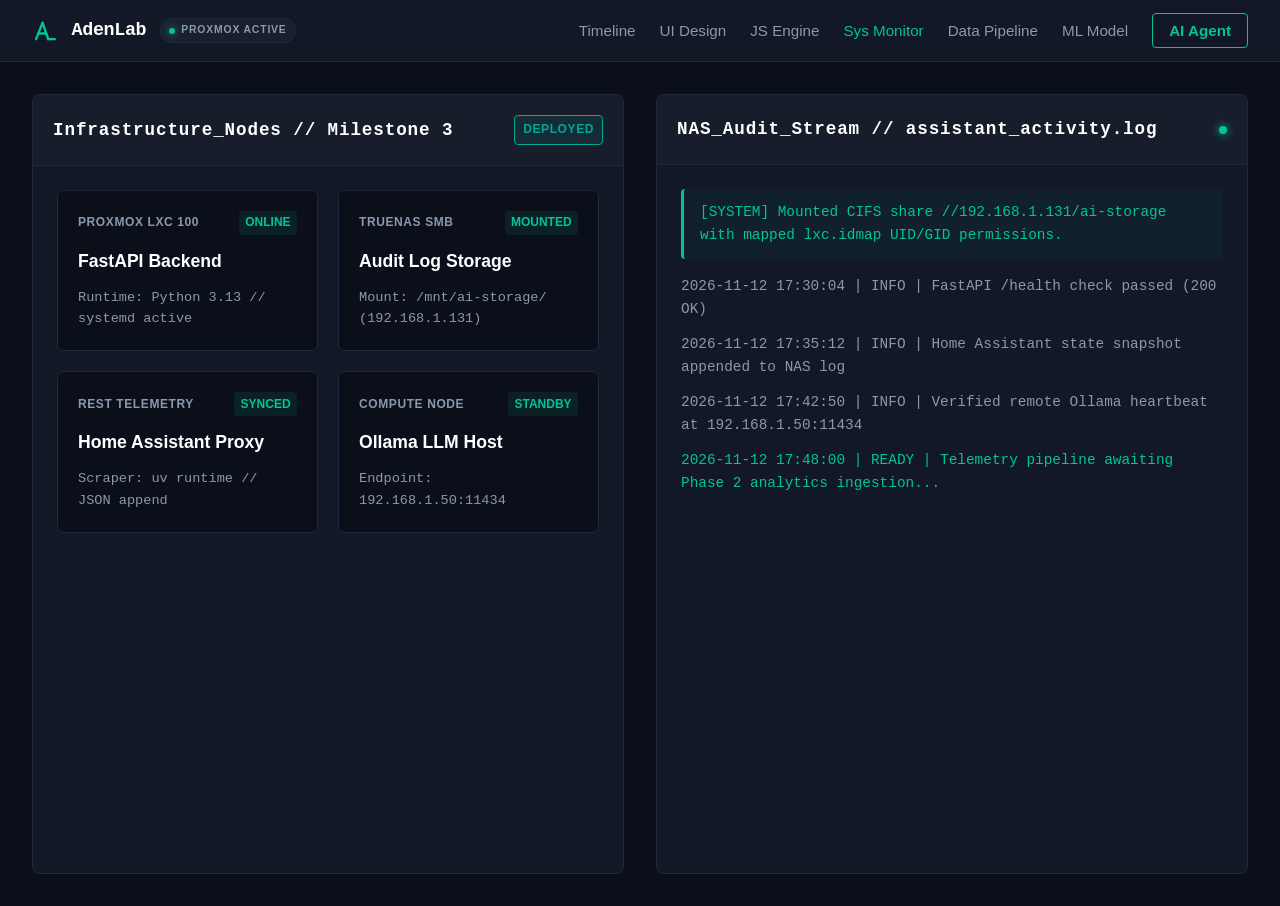
<file: system-manager/index.html>
<!DOCTYPE html>
<html lang="en-GB">
<head>
    <meta charset="UTF-8">
    <meta name="viewport" content="width=device-width, initial-scale=1.0">
    <title>AdenLab | System Manager</title>
    <link rel="stylesheet" href="../styles.css">
</head>
<body>
    <header>
        <nav>
            <a href="/" class="logo">
                <!-- SVG Monogram Logo -->
                <svg class="logo-icon" viewBox="0 0 32 32" xmlns="http://www.w3.org/2000/svg">
                    <!-- Left leg of the 'A' -->
                    <path d="M5 26 L13 6" stroke="var(--accent)" stroke-width="3" stroke-linecap="round" />
                    <!-- Shared center leg ('A' right leg / 'L' vertical stem) -->
                    <path d="M13 6 L20 26" stroke="var(--accent)" stroke-width="3" stroke-linecap="round" />
                    <!-- Crossbar of the 'A' -->
                    <path d="M8 19 L17 19" stroke="var(--accent)" stroke-width="3" stroke-linecap="round" />
                    <!-- Foot of the 'L' -->
                    <path d="M20 26 L28 26" stroke="var(--accent)" stroke-width="3" stroke-linecap="round" />
                </svg>

                <!-- Site Title -->
                <span class="logo-text">AdenLab</span>

                <!-- Status Pill -->
                <span id="system-status-pill" class="status-pill">
                    <span id="status-dot" class="pulse-dot"></span>
                    <span id="status-text">PROXMOX ACTIVE</span>
                </span>
            </a>
            <ul>
                <li><a href="/timeline">Timeline</a></li>
                <li><a href="/design-system">UI Design</a></li>
                <li><a href="/chat-engine">JS Engine</a></li>
                <li><a href="/system-manager" class="active">Sys Monitor</a></li>
                <li><a href="/data-analytics">Data Pipeline</a></li>
                <li><a href="/ml-classifier">ML Model</a></li>
                <li><a href="/assistant" class="btn-highlight">AI Agent</a></li>
            </ul>
        </nav>
    </header>

    <main class="workspace-wrapper">
        <!-- Left Panel: Cluster Nodes & Infrastructure Health -->
        <section class="panel iot-panel">
            <div class="panel-header">
                <h2>Infrastructure_Nodes // Milestone 3</h2>
                <span class="badge badge-complete">DEPLOYED</span>
            </div>
            <div class="iot-grid-container">
                <!-- Node 1: Proxmox FastAPI Orchestrator -->
                <div class="iot-card">
                    <div class="card-meta">
                        <span class="device-type">Proxmox LXC 100</span>
                        <span class="device-status status-on">ONLINE</span>
                    </div>
                    <h3>FastAPI Backend</h3>
                    <p class="telemetry">Runtime: Python 3.13 // systemd active</p>
                </div>

                <!-- Node 2: TrueNAS Storage Share -->
                <div class="iot-card">
                    <div class="card-meta">
                        <span class="device-type">TrueNAS SMB</span>
                        <span class="device-status status-on">MOUNTED</span>
                    </div>
                    <h3>Audit Log Storage</h3>
                    <p class="telemetry">Mount: /mnt/ai-storage/ (192.168.1.131)</p>
                </div>

                <!-- Node 3: Home Assistant Local Proxy -->
                <div class="iot-card">
                    <div class="card-meta">
                        <span class="device-type">REST Telemetry</span>
                        <span class="device-status status-on">SYNCED</span>
                    </div>
                    <h3>Home Assistant Proxy</h3>
                    <p class="telemetry">Scraper: uv runtime // JSON append</p>
                </div>

                <!-- Node 4: Windows Inference Node -->
                <div class="iot-card">
                    <div class="card-meta">
                        <span class="device-type">Compute Node</span>
                        <span class="device-status status-on">STANDBY</span>
                    </div>
                    <h3>Ollama LLM Host</h3>
                    <p class="telemetry">Endpoint: 192.168.1.50:11434</p>
                </div>
            </div>
        </section>

        <!-- Right Panel: Persistent NAS Audit Log Viewer -->
        <section class="panel chat-panel">
            <div class="panel-header">
                <h2>NAS_Audit_Stream // assistant_activity.log</h2>
                <span class="status-indicator-dot online"></span>
            </div>
            <div class="chat-log-container">
                <div class="system-message" style="margin-bottom: 1rem;">[SYSTEM] Mounted CIFS share //192.168.1.131/ai-storage with mapped lxc.idmap UID/GID permissions.</div>
                <div style="color: var(--text-secondary); margin-bottom: 0.75rem;">2026-11-12 17:30:04 | INFO | FastAPI /health check passed (200 OK)</div>
                <div style="color: var(--text-secondary); margin-bottom: 0.75rem;">2026-11-12 17:35:12 | INFO | Home Assistant state snapshot appended to NAS log</div>
                <div style="color: var(--text-secondary); margin-bottom: 0.75rem;">2026-11-12 17:42:50 | INFO | Verified remote Ollama heartbeat at 192.168.1.50:11434</div>
                <div style="color: var(--accent);">2026-11-12 17:48:00 | READY | Telemetry pipeline awaiting Phase 2 analytics ingestion...</div>
            </div>
        </section>
    </main>

    <!-- JavaScript must be inside script tags and before closing body -->
    <script>
                document.addEventListener("DOMContentLoaded", () => {
                    const statusPill = document.getElementById("system-status-pill");
                    const statusDot = document.getElementById("status-dot");
                    const statusText = document.getElementById("status-text");

                    const HEALTH_CHECK_URL = 'https://your-proxmox-ip-or-api/health';

                    async function checkSystemHealth() {
                        try {
                            const controller = new AbortController();
                            const timeoutId = setTimeout(() => controller.abort(), 3000);

                            const response = await fetch(HEALTH_CHECK_URL, {
                                method: 'GET',
                                mode: 'no-cors',
                                signal: controller.signal
                            });

                            clearTimeout(timeoutId);
                            setOnlineState();
                        } catch (error) {
                            setOfflineState("MAINTENANCE");
                        }
                    }

                    function setOnlineState() {
                        if (statusText) statusText.textContent = "PROXMOX ACTIVE";
                        if (statusPill) {
                            statusPill.style.borderColor = "var(--border-subtle)";
                            statusPill.style.color = "var(--text-secondary)";
                        }
                        if (statusDot) {
                            statusDot.style.backgroundColor = "var(--accent)";
                            statusDot.style.boxShadow = "0 0 8px var(--accent)";
                            statusDot.className = "pulse-dot";
                        }
                    }

                    function setOfflineState(reason = "OFFLINE") {
                        if (statusText) statusText.textContent = `PROXMOX ${reason}`;
                        if (statusPill) {
                            statusPill.style.borderColor = "rgba(239, 68, 68, 0.4)";
                            statusPill.style.color = "#ef4444";
                        }
                        if (statusDot) {
                            statusDot.style.backgroundColor = "#ef4444";
                            statusDot.style.boxShadow = "0 0 8px #ef4444";
                            statusDot.className = "pulse-dot offline-pulse";
                        }
                    }

                    // Uncomment when ready to poll real backend:
                    // checkSystemHealth();
                });
    </script>
</body>
</html>
</file>
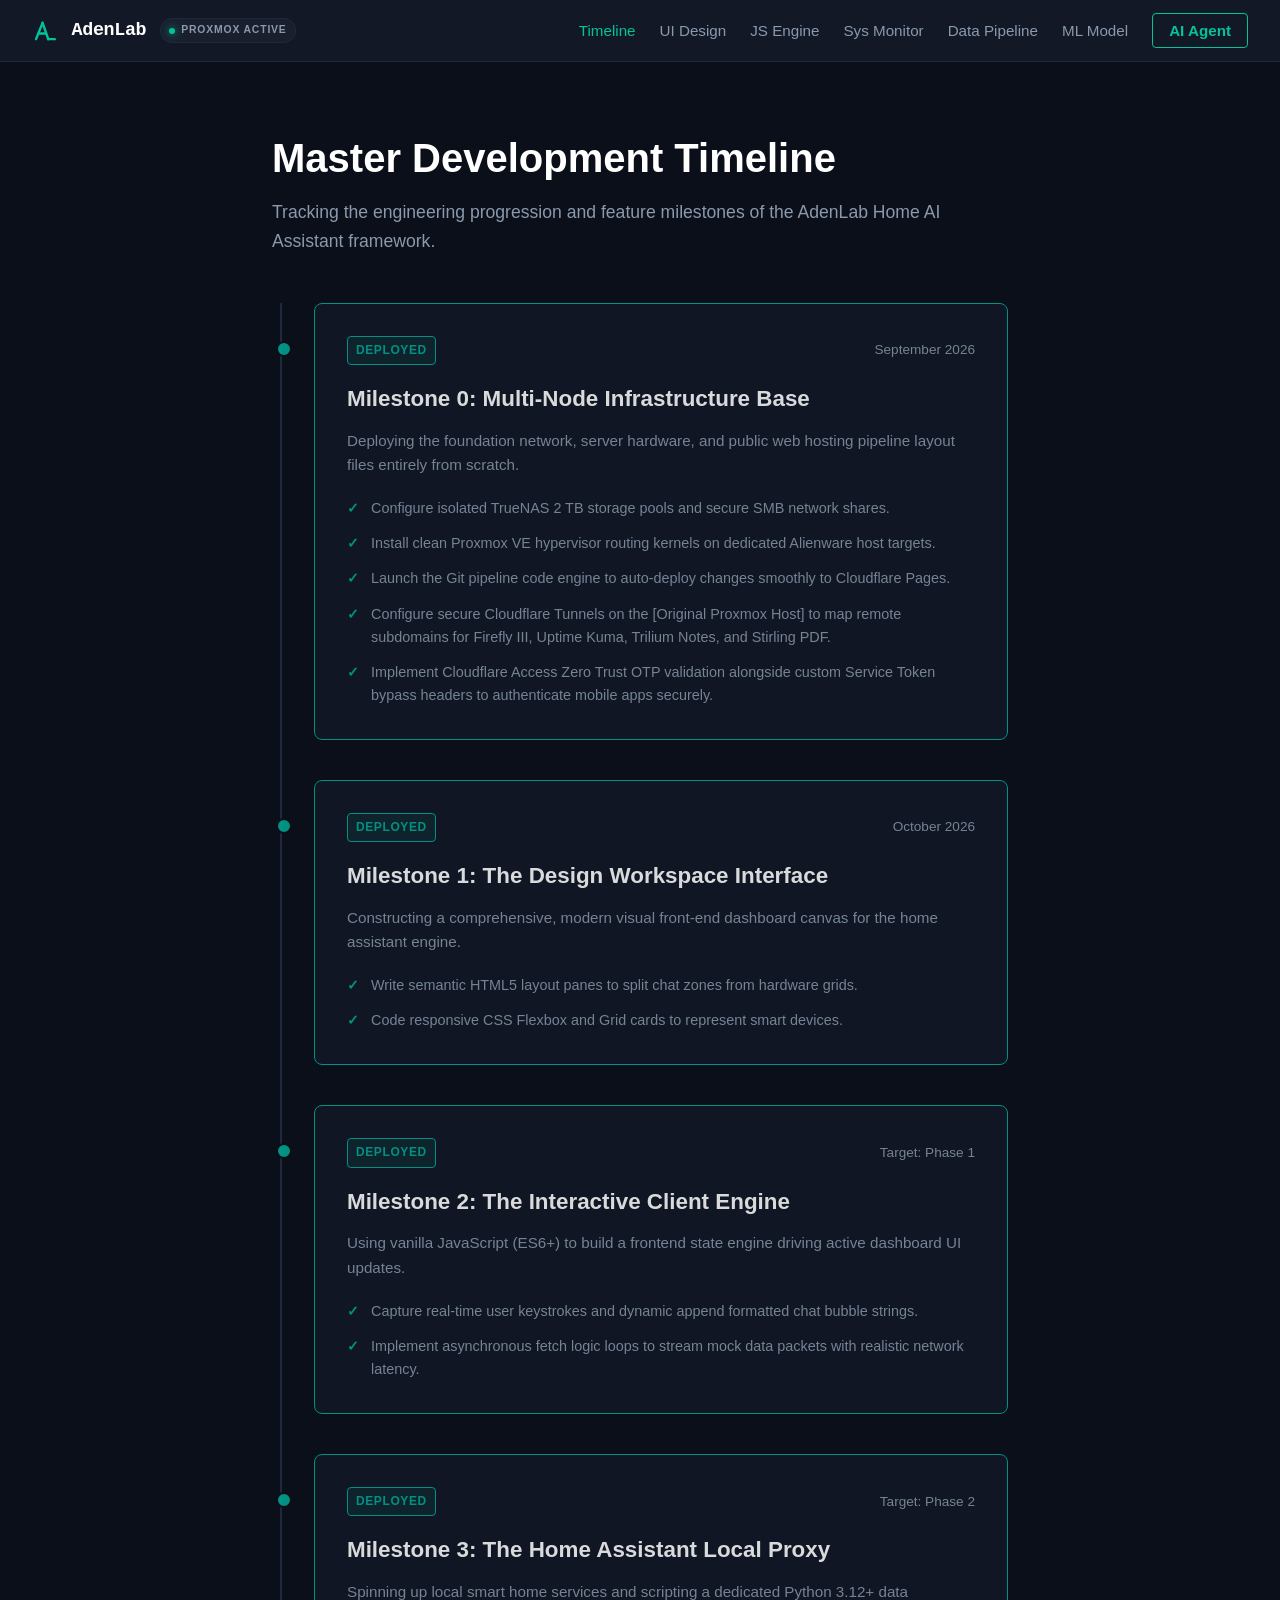
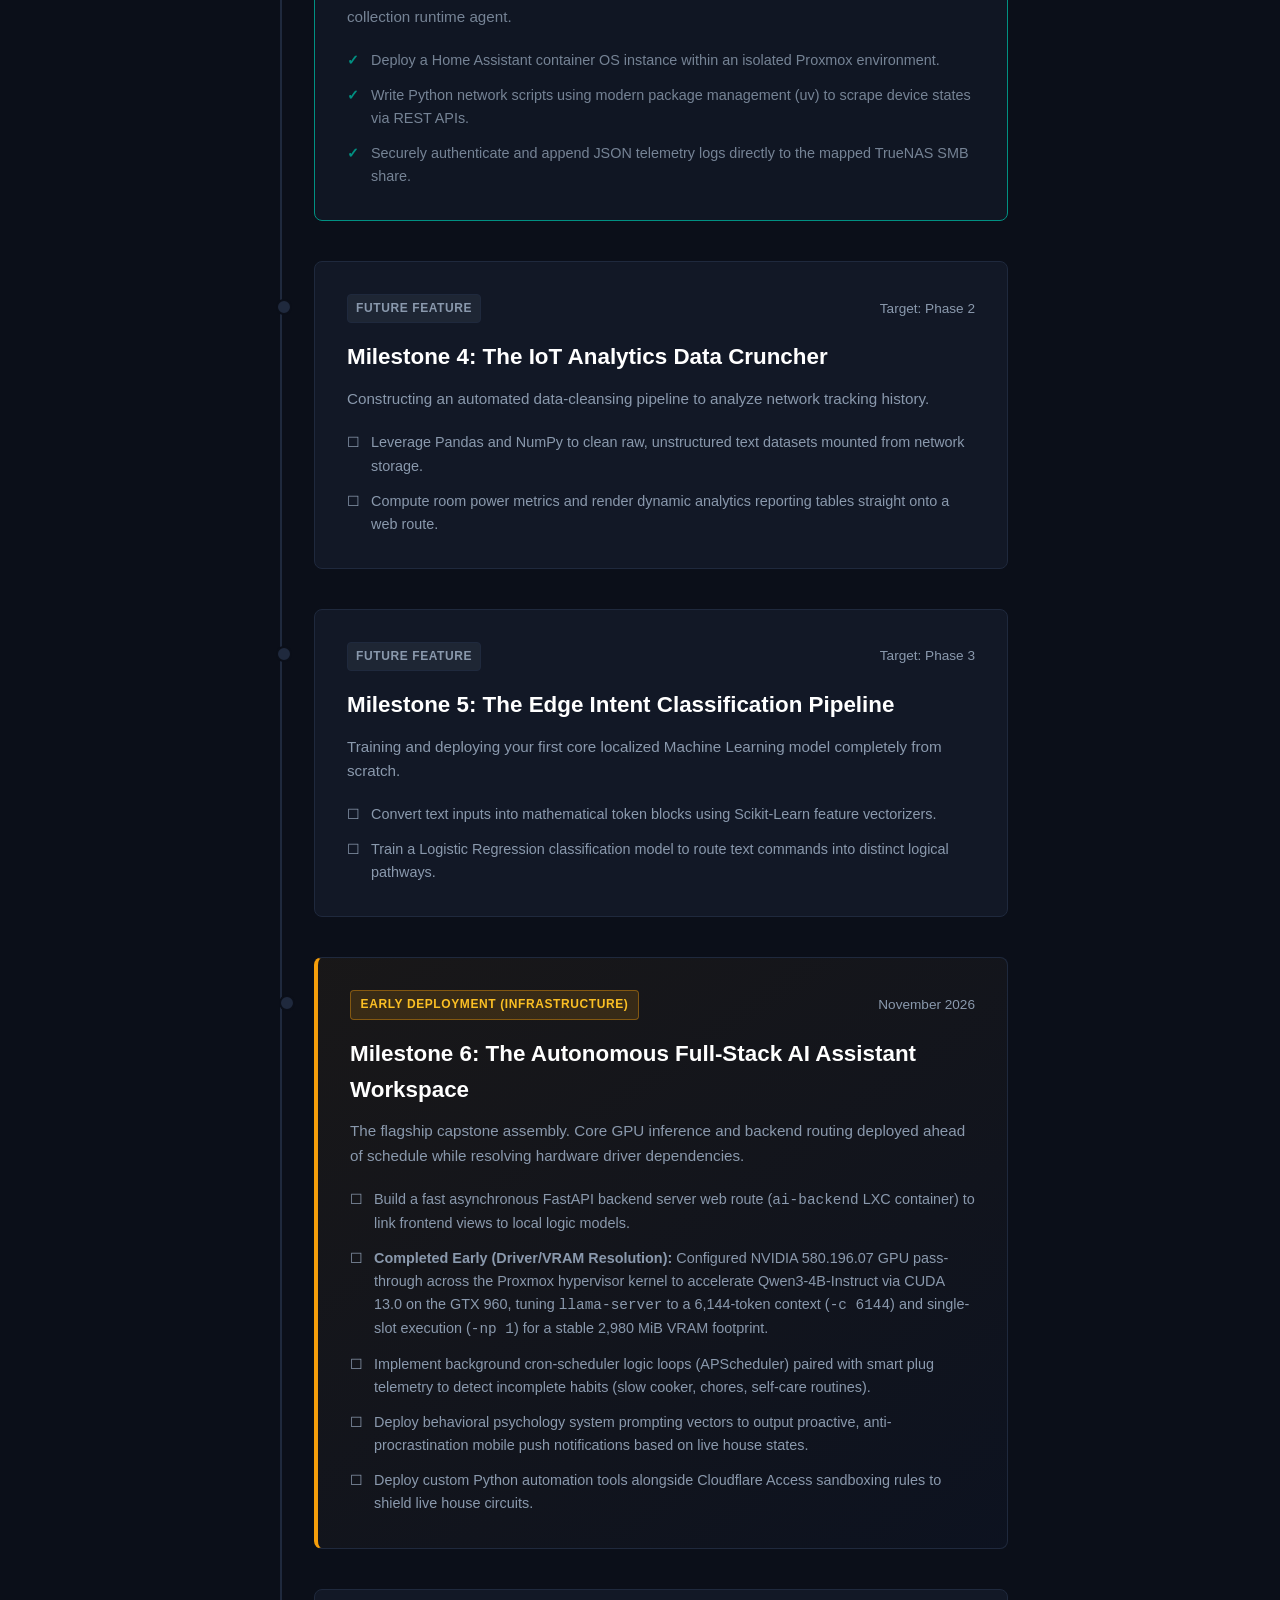
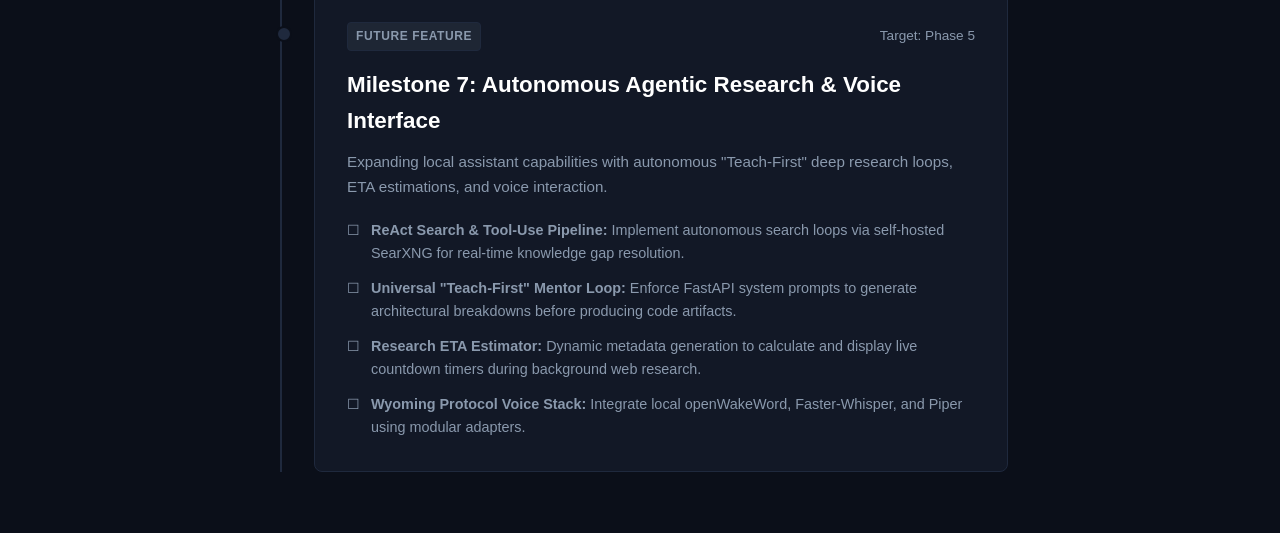
<file: timeline/index.html>
﻿<!DOCTYPE html>

<html lang="en-GB">
<head>
    <meta charset="UTF-8">
    <meta name="viewport" content="width=device-width, initial-scale=1.0">
    <title>AdenLab | Master Project Timeline</title>
    <!-- We jump up one folder level using '../' to link to your global teal stylesheet -->
    <link rel="stylesheet" href="../styles.css">
</head>
<body>

    <header>
        <nav>
            <a href="/" class="logo">
                <!-- SVG Monogram Logo -->
                <svg class="logo-icon" viewBox="0 0 32 32" xmlns="http://www.w3.org/2000/svg">
                    <!-- Left leg of the 'A' -->
                    <path d="M5 26 L13 6" stroke="var(--accent)" stroke-width="3" stroke-linecap="round" />
                    <!-- Shared center leg ('A' right leg / 'L' vertical stem) -->
                    <path d="M13 6 L20 26" stroke="var(--accent)" stroke-width="3" stroke-linecap="round" />
                    <!-- Crossbar of the 'A' -->
                    <path d="M8 19 L17 19" stroke="var(--accent)" stroke-width="3" stroke-linecap="round" />
                    <!-- Foot of the 'L' -->
                    <path d="M20 26 L28 26" stroke="var(--accent)" stroke-width="3" stroke-linecap="round" />
                </svg>

                <!-- Site Title -->
                <span class="logo-text">AdenLab</span>

                <!-- Status Pill -->
                <span id="system-status-pill" class="status-pill">
                    <span id="status-dot" class="pulse-dot"></span>
                    <span id="status-text">PROXMOX ACTIVE</span>
                </span>
            </a>
            <ul>
                <li><a href="/timeline" class="active">Timeline</a></li>
                <li><a href="/design-system">UI Design</a></li>
                <li><a href="/chat-engine">JS Engine</a></li>
                <li><a href="/system-manager">Sys Monitor</a></li>
                <li><a href="/data-analytics">Data Pipeline</a></li>
                <li><a href="/ml-classifier">ML Model</a></li>
                <li><a href="/assistant" class="btn-highlight">AI Agent</a></li>
            </ul>
        </nav>
    </header>

    <main>
        <section class="timeline-container">
            <h1>Master Development Timeline</h1>
            <p class="subtitle">Tracking the engineering progression and feature milestones of the AdenLab Home AI Assistant framework.</p>

            <div class="timeline-axis">
                <!-- Milestone Card 0 -->
                <div class="timeline-card complete">
                    <div class="card-header">
                        <span class="badge badge-complete">DEPLOYED</span>
                        <span class="date">September 2026</span>
                    </div>
                    <h2>Milestone 0: Multi-Node Infrastructure Base</h2>
                    <p>Deploying the foundation network, server hardware, and public web hosting pipeline layout files entirely from scratch.</p>
                    <ul>
                        <li>Configure isolated TrueNAS 2 TB storage pools and secure SMB network shares.</li>
                        <li>Install clean Proxmox VE hypervisor routing kernels on dedicated Alienware host targets.</li>
                        <li>Launch the Git pipeline code engine to auto-deploy changes smoothly to Cloudflare Pages.</li>
                        <li>Configure secure Cloudflare Tunnels on the [Original Proxmox Host] to map remote subdomains for Firefly III, Uptime Kuma, Trilium Notes, and Stirling PDF.</li>
                        <li>Implement Cloudflare Access Zero Trust OTP validation alongside custom Service Token bypass headers to authenticate mobile apps securely.</li>
                    </ul>
                </div>

                <!-- Milestone Card 1 -->
                <div class="timeline-card complete">
                    <div class="card-header">
                        <span class="badge badge-complete">DEPLOYED</span>
                        <span class="date">October 2026</span>
                    </div>
                    <h2>Milestone 1: The Design Workspace Interface</h2>
                    <p>Constructing a comprehensive, modern visual front-end dashboard canvas for the home assistant engine.</p>
                    <ul>
                        <li>Write semantic HTML5 layout panes to split chat zones from hardware grids.</li>
                        <li>Code responsive CSS Flexbox and Grid cards to represent smart devices.</li>
                    </ul>
                </div>

                <!-- Milestone Card 2: The Interactive Client Engine -->
                <div class="timeline-card complete">
                    <div class="card-header">
                        <span class="badge badge-complete">DEPLOYED</span>
                        <span class="date">Target: Phase 1</span>
                    </div>
                    <h2>Milestone 2: The Interactive Client Engine</h2>
                    <p>Using vanilla JavaScript (ES6+) to build a frontend state engine driving active dashboard UI updates.</p>
                    <ul>
                        <li>Capture real-time user keystrokes and dynamic append formatted chat bubble strings.</li>
                        <li>Implement asynchronous fetch logic loops to stream mock data packets with realistic network latency.</li>
                    </ul>
                </div>

                <!-- Milestone Card 3: The Home Assistant Local Proxy -->
                <div class="timeline-card complete">
                    <div class="card-header">
                        <span class="badge badge-complete">DEPLOYED</span>
                        <span class="date">Target: Phase 2</span>
                    </div>
                    <h2>Milestone 3: The Home Assistant Local Proxy</h2>
                    <p>Spinning up local smart home services and scripting a dedicated Python 3.12+ data collection runtime agent.</p>
                    <ul>
                        <li>Deploy a Home Assistant container OS instance within an isolated Proxmox environment.</li>
                        <li>Write Python network scripts using modern package management (uv) to scrape device states via REST APIs.</li>
                        <li>Securely authenticate and append JSON telemetry logs directly to the mapped TrueNAS SMB share.</li>
                    </ul>
                </div>

                <!-- Milestone Card 4: The IoT Analytics Data Cruncher -->
                <div class="timeline-card future">
                    <div class="card-header">
                        <span class="badge badge-future">FUTURE FEATURE</span>
                        <span class="date">Target: Phase 2</span>
                    </div>
                    <h2>Milestone 4: The IoT Analytics Data Cruncher</h2>
                    <p>Constructing an automated data-cleansing pipeline to analyze network tracking history.</p>
                    <ul>
                        <li>Leverage Pandas and NumPy to clean raw, unstructured text datasets mounted from network storage.</li>
                        <li>Compute room power metrics and render dynamic analytics reporting tables straight onto a web route.</li>
                    </ul>
                </div>

                <!-- Milestone Card 5: The Edge Intent Classification Pipeline -->
                <div class="timeline-card future">
                    <div class="card-header">
                        <span class="badge badge-future">FUTURE FEATURE</span>
                        <span class="date">Target: Phase 3</span>
                    </div>
                    <h2>Milestone 5: The Edge Intent Classification Pipeline</h2>
                    <p>Training and deploying your first core localized Machine Learning model completely from scratch.</p>
                    <ul>
                        <li>Convert text inputs into mathematical token blocks using Scikit-Learn feature vectorizers.</li>
                        <li>Train a Logistic Regression classification model to route text commands into distinct logical pathways.</li>
                    </ul>
                </div>

                <!-- Milestone Card 6: The Autonomous Full-Stack AI Assistant Workspace -->
                <div class="timeline-card early-milestone">
                    <div class="card-header">
                        <span class="badge badge-early">EARLY DEPLOYMENT (INFRASTRUCTURE)</span>
                        <span class="date">November 2026</span>
                    </div>
                    <h2>Milestone 6: The Autonomous Full-Stack AI Assistant Workspace</h2>
                    <p>The flagship capstone assembly. Core GPU inference and backend routing deployed ahead of schedule while resolving hardware driver dependencies.</p>
                    <ul>
                        <li>Build a fast asynchronous FastAPI backend server web route (<code>ai-backend</code> LXC container) to link frontend views to local logic models.</li>
                        <li><strong>Completed Early (Driver/VRAM Resolution):</strong> Configured NVIDIA 580.196.07 GPU pass-through across the Proxmox hypervisor kernel to accelerate Qwen3-4B-Instruct via CUDA 13.0 on the GTX 960, tuning <code>llama-server</code> to a 6,144-token context (<code>-c 6144</code>) and single-slot execution (<code>-np 1</code>) for a stable 2,980 MiB VRAM footprint.</li>
                        <li>Implement background cron-scheduler logic loops (APScheduler) paired with smart plug telemetry to detect incomplete habits (slow cooker, chores, self-care routines).</li>
                        <li>Deploy behavioral psychology system prompting vectors to output proactive, anti-procrastination mobile push notifications based on live house states.</li>
                        <li>Deploy custom Python automation tools alongside Cloudflare Access sandboxing rules to shield live house circuits.</li>
                    </ul>
                </div>

                <!-- MILESTONE 7: Autonomous Research & Voice Interface -->
                <div class="timeline-card future">
                    <div class="card-header">
                        <span class="badge badge-future">FUTURE FEATURE</span>
                        <span class="date">Target: Phase 5</span>
                    </div>
                    <h2>Milestone 7: Autonomous Agentic Research & Voice Interface</h2>
                    <p class="milestone-desc">
                        Expanding local assistant capabilities with autonomous "Teach-First" deep research loops, ETA estimations, and voice interaction.
                    </p>
                    <ul>
                        <li><strong>ReAct Search & Tool-Use Pipeline:</strong> Implement autonomous search loops via self-hosted SearXNG for real-time knowledge gap resolution.</li>
                        <li><strong>Universal "Teach-First" Mentor Loop:</strong> Enforce FastAPI system prompts to generate architectural breakdowns before producing code artifacts.</li>
                        <li><strong>Research ETA Estimator:</strong> Dynamic metadata generation to calculate and display live countdown timers during background web research.</li>
                        <li><strong>Wyoming Protocol Voice Stack:</strong> Integrate local openWakeWord, Faster-Whisper, and Piper using modular adapters.</li>
                    </ul>
                </div>

            </div>
        </section>
    </main>

</body>
</html>
</file>
<file: styles.css>
﻿:root {
    --bg-primary: #0b0f19; /* Deep slate-navy canvas */
    --panel-bg: #121826; /* Slightly lighter container backgrounds */
    --text-primary: #ffffff; /* Crisp white for readable headers */
    --text-secondary: #8a99ad; /* Soft slate-grey for body descriptions */
    --accent: #02c39a; /* Your core structural Teal accent */
    --accent-hover: #00a896; /* Darker, richer Teal for interactive states */
    --border-subtle: #1f293d; /* Clean divider grid lines */
}

/* Fixed universal selector from - to * */
* {
    margin: 0;
    padding: 0;
    box-sizing: border-box;
}

body {
    background-color: var(--bg-primary);
    color: var(--text-primary);
    font-family: -apple-system, BlinkMacSystemFont, "Segoe UI", Roboto, sans-serif;
    line-height: 1.6;
}

/* --- Global Header & Navigation (Desktop Default) --- */
header {
    background-color: var(--panel-bg);
    border-bottom: 1px solid var(--border-subtle);
    position: sticky;
    top: 0;
    z-index: 100;
}

nav {
    max-width: 1400px;
    margin: 0 auto;
    padding: 1rem 2rem;
    display: flex;
    justify-content: space-between;
    align-items: center;
}

.logo {
    font-size: 1.25rem;
    font-weight: 700;
    font-family: monospace;
    color: var(--text-primary);
    text-decoration: none;
    letter-spacing: 0.05em;
}

    .logo:hover {
        color: var(--accent);
    }

nav ul {
    list-style: none;
    display: flex;
    align-items: center;
    gap: 1.5rem;
}

    nav ul li a {
        color: var(--text-secondary);
        text-decoration: none;
        font-size: 0.95rem;
        font-weight: 500;
        transition: color 0.2s ease;
    }

        nav ul li a:hover,
        nav ul li a.active {
            color: var(--accent);
        }

        nav ul li a.btn-highlight {
            background-color: transparent;
            color: var(--accent);
            border: 1px solid var(--accent);
            padding: 0.5rem 1rem;
            border-radius: 4px;
            font-weight: 600;
            transition: all 0.2s ease;
        }

            nav ul li a.btn-highlight:hover {
                background-color: var(--accent);
                color: var(--bg-primary);
            }

/* --- Home Page Hero Component --- */
.hero {
    max-width: 900px;
    margin: 5rem auto;
    padding: 0 2rem;
    text-align: center;
}

    .hero h1 {
        font-size: 3rem;
        font-weight: 700;
        margin-bottom: 1.5rem;
        color: var(--text-primary);
        letter-spacing: -0.02em;
    }

    .hero p {
        color: var(--text-secondary);
        font-size: 1.15rem;
        line-height: 1.8;
    }

/* --- Home Page Extended Components (Hero Actions, Status Strip, Context, Pillars) --- */
.hero-tag {
    display: inline-block;
    font-size: 0.8rem;
    font-weight: 600;
    letter-spacing: 0.08em;
    text-transform: uppercase;
    color: #38bdf8;
    margin-bottom: 0.75rem;
}

.hero-actions {
    display: flex;
    gap: 1rem;
    margin-top: 1.75rem;
    justify-content: center;
    flex-wrap: wrap;
}

.btn-primary, .btn-secondary {
    padding: 0.75rem 1.4rem;
    border-radius: 6px;
    font-weight: 600;
    text-decoration: none;
    transition: all 0.2s ease;
}

.btn-primary {
    background-color: var(--accent);
    color: var(--bg-primary);
}

    .btn-primary:hover {
        background-color: var(--accent-hover);
    }

.btn-secondary {
    background-color: rgba(255, 255, 255, 0.06);
    color: var(--text-primary);
    border: 1px solid var(--border-subtle);
}

    .btn-secondary:hover {
        background-color: rgba(255, 255, 255, 0.12);
    }

/* Status Strip */
.status-strip {
    max-width: 1200px;
    margin: 2.5rem auto;
    padding: 1.25rem 2rem;
    background: var(--panel-bg);
    border: 1px solid var(--border-subtle);
    border-radius: 8px;
    display: grid;
    grid-template-columns: repeat(auto-fit, minmax(220px, 1fr));
    gap: 1.5rem;
}

.status-item {
    display: flex;
    flex-direction: column;
    gap: 0.25rem;
    padding-left: 1.5rem;
    border-left: 1px solid var(--border-subtle);
}

    .status-item:first-child {
        padding-left: 0;
        border-left: none;
    }

.status-label {
    font-size: 0.75rem;
    text-transform: uppercase;
    letter-spacing: 0.05em;
    color: var(--text-secondary);
}

.status-value {
    font-weight: 600;
    color: var(--text-primary);
}

    .status-value.active-text {
        color: #38bdf8;
    }

    .status-value.early-text {
        color: #fbbf24;
    }

/* Project Origin Two-Column Grid */
.project-context {
    max-width: 1000px;
    margin: 3rem auto;
    padding: 0 2rem;
    display: grid;
    grid-template-columns: repeat(auto-fit, minmax(300px, 1fr));
    gap: 1.5rem;
}

.context-card {
    background-color: var(--panel-bg);
    border: 1px solid var(--border-subtle);
    border-radius: 8px;
    padding: 1.75rem;
}

    .context-card h2 {
        margin-top: 0;
        font-size: 1.25rem;
        color: var(--text-primary);
        margin-bottom: 0.75rem;
    }

    .context-card p {
        color: var(--text-secondary);
        line-height: 1.6;
        margin-bottom: 0;
        font-size: 0.95rem;
    }

/* Core Pillars Section */
.pillars-section {
    max-width: 1200px;
    margin: 3.5rem auto;
    padding: 0 2rem;
}

    .pillars-section h2 {
        font-size: 1.75rem;
        margin-bottom: 1.5rem;
        color: var(--text-primary);
    }

.pillars-grid {
    display: grid;
    grid-template-columns: repeat(auto-fit, minmax(280px, 1fr));
    gap: 1.5rem;
}

.pillar-card {
    background-color: var(--panel-bg);
    border: 1px solid var(--border-subtle);
    border-radius: 8px;
    padding: 1.75rem;
    display: flex;
    flex-direction: column;
    justify-content: space-between;
}

    .pillar-card h3 {
        margin-top: 0;
        font-size: 1.15rem;
        color: var(--text-primary);
        margin-bottom: 0.75rem;
    }

    .pillar-card p {
        color: var(--text-secondary);
        line-height: 1.55;
        font-size: 0.95rem;
        margin-bottom: 1.5rem;
    }

.pillar-link {
    display: inline-block;
    color: var(--accent);
    text-decoration: none;
    font-weight: 600;
    font-size: 0.9rem;
}

    .pillar-link:hover {
        text-decoration: underline;
    }

/* --- Master Timeline Layout Elements --- */

.timeline-container {
    max-width: 800px;
    margin: 4rem auto;
    padding: 0 2rem;
}

    .timeline-container h1 {
        font-size: 2.5rem;
        font-weight: 700;
        margin-bottom: 0.5rem;
        color: var(--text-primary);
    }

    .timeline-container .subtitle {
        color: var(--text-secondary);
        font-size: 1.1rem;
        margin-bottom: 3rem;
    }

/* The Vertical Track Line */
.timeline-axis {
    border-left: 2px solid var(--border-subtle);
    padding-left: 2rem;
    display: flex;
    flex-direction: column;
    gap: 2.5rem;
    margin-left: 0.5rem;
}

/* Individual Milestone Cards */
.timeline-card {
    background-color: var(--panel-bg);
    border: 1px solid var(--border-subtle);
    padding: 2rem;
    border-radius: 8px;
    position: relative;
    transition: transform 0.2s ease, border-color 0.2s ease;
}

    /* Visual Node Indicator Dot on the Left Line */
    .timeline-card::before {
        content: "";
        position: absolute;
        left: calc(-2rem - 7px);
        top: 2.3rem;
        width: 12px;
        height: 12px;
        border-radius: 50%;
        background-color: var(--border-subtle);
        border: 2px solid var(--bg-primary);
    }

    /* Style Modifications for Active/In-Progress Milestones */
    .timeline-card.current {
        border-color: var(--accent);
    }

        .timeline-card.current::before {
            background-color: var(--accent);
            box-shadow: 0 0 10px var(--accent);
        }

/* Internal Card Text Spacing */
.card-header {
    display: flex;
    justify-content: space-between;
    align-items: center;
    margin-bottom: 1rem;
}

.timeline-card h2 {
    font-size: 1.4rem;
    margin-bottom: 0.75rem;
    color: var(--text-primary);
}

.timeline-card p {
    color: var(--text-secondary);
    margin-bottom: 1.25rem;
    font-size: 0.95rem;
}

/* Custom Checklist Inside the Cards */
.timeline-card ul {
    list-style: none;
    display: flex;
    flex-direction: column;
    gap: 0.75rem;
}

    .timeline-card ul li {
        color: var(--text-secondary);
        font-size: 0.9rem;
        position: relative;
        padding-left: 1.5rem;
    }

        /* Custom Checklist Checkboxes */
        .timeline-card ul li::before {
            content: "☐";
            position: absolute;
            left: 0;
            color: var(--text-secondary);
        }

.timeline-card.current ul li::before {
    color: var(--accent);
}

/* Style Modifications for Active/In-Progress Milestones */
.timeline-card.current {
    border-color: var(--accent);
}

    .timeline-card.current::before {
        background-color: var(--accent);
        box-shadow: 0 0 10px var(--accent);
    }

/* Style Modifications for Completed Milestones */
.timeline-card.complete {
    border-color: #00a896;
    opacity: 0.85;
}

    .timeline-card.complete::before {
        background-color: #00a896;
        box-shadow: none;
    }

    .timeline-card.complete ul li::before {
        content: "✓";
        color: #00a896;
        font-weight: 700;
    }

/* Internal Card Text Spacing */
.card-header {
    display: flex;
}

    /* Status Badges */
    .badge {
    font-size: 0.75rem;
    font-weight: 700;
    padding: 0.25rem 0.5rem;
    border-radius: 4px;
    letter-spacing: 0.05em;
}

.badge-progress {
    background-color: rgba(2, 195, 154, 0.1);
    color: var(--accent);
    border: 1px solid var(--accent);
}

.badge-future {
    background-color: rgba(138, 153, 173, 0.1);
    color: var(--text-secondary);
    border: 1px solid var(--border-subtle);
}

.date {
    font-size: 0.85rem;
    color: var(--text-secondary);
    font-weight: 500;
}

/* Early / Out-of-Sequence Milestone Styling */
.timeline-card.early-milestone {
    border-left: 4px solid #f59e0b; /* Amber accent to distinguish from sequential green */
    background: linear-gradient(145deg, rgba(245, 158, 11, 0.06), rgba(15, 23, 42, 0.4));
}

.badge-early {
    background-color: rgba(245, 158, 11, 0.15);
    color: #fbbf24;
    border: 1px solid rgba(245, 158, 11, 0.4);
    padding: 0.25rem 0.6rem;
    border-radius: 4px;
    font-size: 0.75rem;
    font-weight: 700;
    letter-spacing: 0.05em;
    text-transform: uppercase;
}

/* --- AI Workspace Dashboard Layout Elements --- */

/* The Main Outer Viewport Container Wrapper */
.workspace-wrapper {
    max-width: 1400px;
    margin: 2rem auto;
    padding: 0 2rem;
    /* Activate CSS Grid for full structural alignment */
    display: grid;
    grid-template-columns: 1fr 1fr; /* Splits desktop space into two equal columns */
    gap: 2rem; /* Injects precise spacing between panels */
    min-height: calc(100vh - 120px); /* Stretches dashboard vertically to fill viewport screen */
}

/* Base Stylings for Both Left and Right Master Panels */
.panel {
    background-color: var(--panel-bg);
    border: 1px solid var(--border-subtle);
    border-radius: 8px;
    display: flex;
    flex-direction: column; /* Stacks header, content, and footer controls vertically */
    overflow: hidden; /* Prevents internal content from bleeding outside rounding */
}

/* Header Sections inside Panels */
.panel-header {
    background-color: rgba(255, 255, 255, 0.02);
    border-bottom: 1px solid var(--border-subtle);
    padding: 1.25rem;
    display: flex;
    justify-content: space-between;
    align-items: center;
}

    .panel-header h2 {
        font-size: 1.1rem;
        font-family: monospace; /* Gives a system console workstation aesthetic */
        color: var(--text-primary);
        letter-spacing: 0.05em;
    }

/* --- Left Panel: Terminal Chat Viewport Elements --- */

.chat-panel {
    height: 100%;
}

.chat-log-container {
    flex: 1; /* Forces the log block to absorb all available empty center space */
    padding: 1.5rem;
    font-family: monospace;
    font-size: 0.9rem;
    overflow-y: auto; /* Adds automated scrollbars when log length overflows text boxes */
}

.system-message {
    color: var(--accent); /* Highlights terminal core statuses in your signature Teal */
    background-color: rgba(2, 195, 154, 0.05);
    padding: 0.75rem 1rem;
    border-radius: 4px;
    border-left: 3px solid var(--accent);
}

/* Lower Prompt Entry Bar Input Controls */
.chat-input-bar {
    padding: 1.25rem;
    background-color: rgba(0, 0, 0, 0.15);
    border-top: 1px solid var(--border-subtle);
    display: flex;
    gap: 0.75rem;
}

    .chat-input-bar input {
        flex: 1;
        background-color: var(--bg-primary);
        border: 1px solid var(--border-subtle);
        padding: 0.75rem 1rem;
        border-radius: 4px;
        color: var(--text-primary);
        font-size: 0.9rem;
    }

    .chat-input-bar button {
        background-color: rgba(23, 32, 48, 0.8);
        color: var(--text-secondary);
        border: 1px solid var(--border-subtle);
        padding: 0.75rem 1.5rem;
        border-radius: 4px;
        font-weight: 600;
        cursor: not-allowed; /* Shows user controls are temporarily safely locked down */
    }

/* Status Indicator Dot System */
.status-indicator-dot {
    width: 8px;
    height: 8px;
    border-radius: 50%;
}

    .status-indicator-dot.online {
        background-color: var(--accent);
        box-shadow: 0 0 8px var(--accent);
    }

/* --- Right Panel: IoT Topology Elements --- */

.iot-grid-container {
    padding: 1.5rem;
    display: grid;
    grid-template-columns: repeat(auto-fill, minmax(220px, 1fr)); /* Automated fluid card wrapping */
    gap: 1.25rem;
    overflow-y: auto;
}

/* Hardware Display Cards */
.iot-card {
    background-color: var(--bg-primary);
    border: 1px solid var(--border-subtle);
    padding: 1.25rem;
    border-radius: 6px;
    display: flex;
    flex-direction: column;
    gap: 0.75rem;
}

.card-meta {
    display: flex;
    justify-content: space-between;
    align-items: center;
}

.device-type {
    font-size: 0.75rem;
    color: var(--text-secondary);
    text-transform: uppercase;
    font-weight: 600;
    letter-spacing: 0.05em;
}

.device-status {
    font-size: 0.75rem;
    font-weight: 700;
    padding: 0.15rem 0.4rem;
    border-radius: 4px;
}

    .device-status.status-on {
        background-color: rgba(2, 195, 154, 0.1);
        color: var(--accent);
    }

    .device-status.status-off {
        background-color: rgba(255, 255, 255, 0.05);
        color: var(--text-secondary);
    }

.iot-card h3 {
    font-size: 1.1rem;
    color: var(--text-primary);
}

.iot-card .telemetry {
    font-size: 0.85rem;
    color: var(--text-secondary);
    font-family: monospace;
}

/* ==========================================================================
   📱 RESPONSIVE DESIGN BREAKPOINTS (Screens 768px and smaller)
   ========================================================================== */
@media screen and (max-width: 768px) {

    /* --- Global Navigation Mobile Stacking --- */
    nav {
        flex-direction: column;
        gap: 1rem;
        padding: 1rem;
    }

        nav ul {
            flex-wrap: wrap;
            justify-content: center;
            gap: 1rem;
        }

            nav ul li a {
                font-size: 0.85rem;
            }

    /* --- Timeline Page Mobile Tweaks --- */
    .timeline-container h1 {
        font-size: 2rem;
    }

    .timeline-container {
        margin: 2rem auto;
    }

    .timeline-axis {
        padding-left: 1.25rem;
        gap: 1.75rem;
    }

    .timeline-card {
        padding: 1.25rem;
    }

        .timeline-card::before {
            left: calc(-1.25rem - 7px);
        }

    .card-header {
        flex-direction: column;
        align-items: flex-start;
        gap: 0.5rem;
    }

    /* --- Workspace Dashboard Mobile Overrides --- */
    .workspace-wrapper {
        grid-template-columns: 1fr; /* Collapses side-by-side into a single stack */
        margin: 1rem auto;
        padding: 0 1rem;
        gap: 1.5rem;
        min-height: auto;
    }

    .chat-panel {
        height: 450px; /* Gives the terminal a solid fixed view height on phones */
    }

    .iot-panel {
        max-height: 500px; /* Limits the hardware container height */
    }

    .iot-grid-container {
        grid-template-columns: 1fr; /* Drops device cards into a clean single stream */
        padding: 1rem;
        gap: 1rem;
    }
}

.badge-progress {
    background-color: rgba(2, 195, 154, 0.1);
    color: var(--accent);
    border: 1px solid var(--accent);
}

/* Tech Stack Badge Cloud */
.tech-stack-section {
    max-width: 1200px;
    margin: 3.5rem auto;
    padding: 0 2rem;
}

    .tech-stack-section h2 {
        font-size: 1.5rem;
        margin-bottom: 1.25rem;
        color: var(--text-primary);
    }

.badge-cloud {
    display: flex;
    flex-wrap: wrap;
    gap: 0.75rem;
}

.tech-badge {
    background-color: var(--panel-bg);
    color: var(--text-primary);
    border: 1px solid var(--border-subtle);
    padding: 0.5rem 1rem;
    border-radius: 6px;
    font-size: 0.9rem;
    font-weight: 500;
    font-family: monospace;
    transition: border-color 0.2s ease, color 0.2s ease;
}

    .tech-badge:hover {
        border-color: var(--accent);
        color: var(--accent);
    }

/* Recent System Activity Feed */
.activity-section {
    max-width: 1200px;
    margin: 3.5rem auto;
    padding: 0 2rem;
}

    .activity-section h2 {
        font-size: 1.5rem;
        margin-bottom: 1.25rem;
        color: var(--text-primary);
    }

.activity-feed {
    display: flex;
    flex-direction: column;
    gap: 1rem;
}

.activity-item {
    background-color: var(--panel-bg);
    border: 1px solid var(--border-subtle);
    border-radius: 8px;
    padding: 1.25rem 1.5rem;
    display: flex;
    flex-direction: column;
    gap: 0.35rem;
}

.activity-date {
    font-size: 0.75rem;
    text-transform: uppercase;
    letter-spacing: 0.05em;
    color: var(--accent);
    font-weight: 700;
}

.activity-item p {
    color: var(--text-secondary);
    font-size: 0.95rem;
    margin: 0;
    line-height: 1.5;
}

.activity-item strong {
    color: var(--text-primary);
}

/* 🟢 ADD THIS NEW MOBILE RULE HERE: */
.badge-complete {
    background-color: rgba(0, 168, 150, 0.1);
    color: #00a896;
    border: 1px solid #00a896;
}
/* --- Navigation Live Status Badge & Pulse --- */
.logo {
    display: flex;
    align-items: center;
    gap: 0.75rem;
}

.status-pill {
    display: inline-flex;
    align-items: center;
    gap: 0.4rem;
    font-size: 0.65rem;
    font-family: -apple-system, BlinkMacSystemFont, "Segoe UI", Roboto, sans-serif;
    font-weight: 600;
    text-transform: uppercase;
    letter-spacing: 0.08em;
    color: var(--text-secondary);
    background-color: rgba(255, 255, 255, 0.03);
    border: 1px solid var(--border-subtle);
    padding: 0.2rem 0.5rem;
    border-radius: 12px;
    transition: all 0.3s ease;
}

.pulse-dot {
    width: 6px;
    height: 6px;
    background-color: var(--accent);
    border-radius: 50%;
    box-shadow: 0 0 8px var(--accent);
    animation: pulse-animation 2s infinite;
}

@keyframes pulse-animation {
    0% {
        transform: scale(0.95);
        box-shadow: 0 0 0 0 rgba(2, 195, 154, 0.7);
    }

    70% {
        transform: scale(1);
        box-shadow: 0 0 0 6px rgba(2, 195, 154, 0);
    }

    100% {
        transform: scale(0.95);
        box-shadow: 0 0 0 0 rgba(2, 195, 154, 0);
    }
}

/* Red Offline Pulse for Maintenance/Outage States */
.pulse-dot.offline-pulse {
    animation: offline-pulse-animation 2s infinite;
}

@keyframes offline-pulse-animation {
    0% {
        transform: scale(0.95);
        box-shadow: 0 0 0 0 rgba(239, 68, 68, 0.7);
    }

    70% {
        transform: scale(1);
        box-shadow: 0 0 0 6px rgba(239, 68, 68, 0);
    }

    100% {
        transform: scale(0.95);
        box-shadow: 0 0 0 0 rgba(239, 68, 68, 0);
    }
}

/* Navigation Logo Layout */
.logo {
    display: flex;
    align-items: center;
    gap: 0.85rem;
    text-decoration: none;
}

/* Monogram SVG Icon Sizing */
.logo-icon {
    width: 26px;
    height: 26px;
    flex-shrink: 0;
}

/* Site Title Typography */
.logo-text {
    font-size: 1.15rem;
    font-weight: 700;
    color: var(--text-primary);
    letter-spacing: -0.02em;
}
</file>
